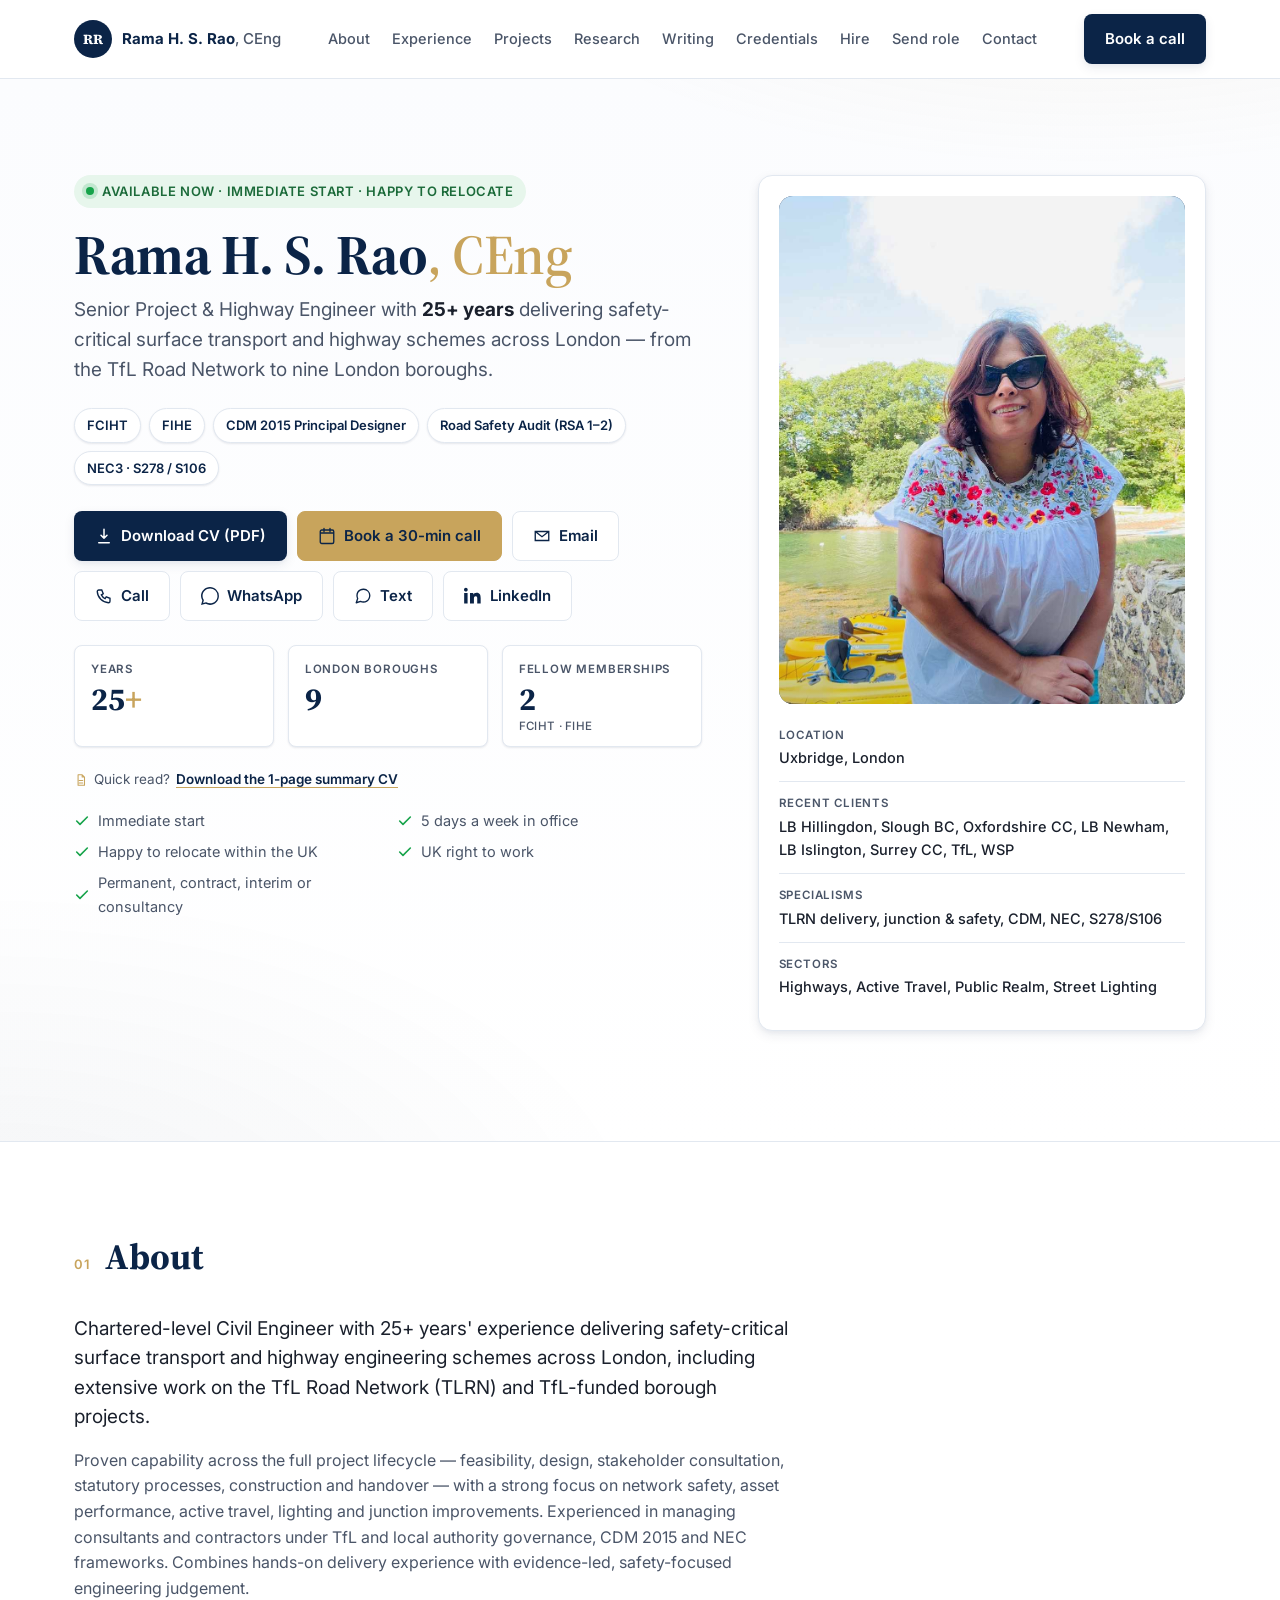
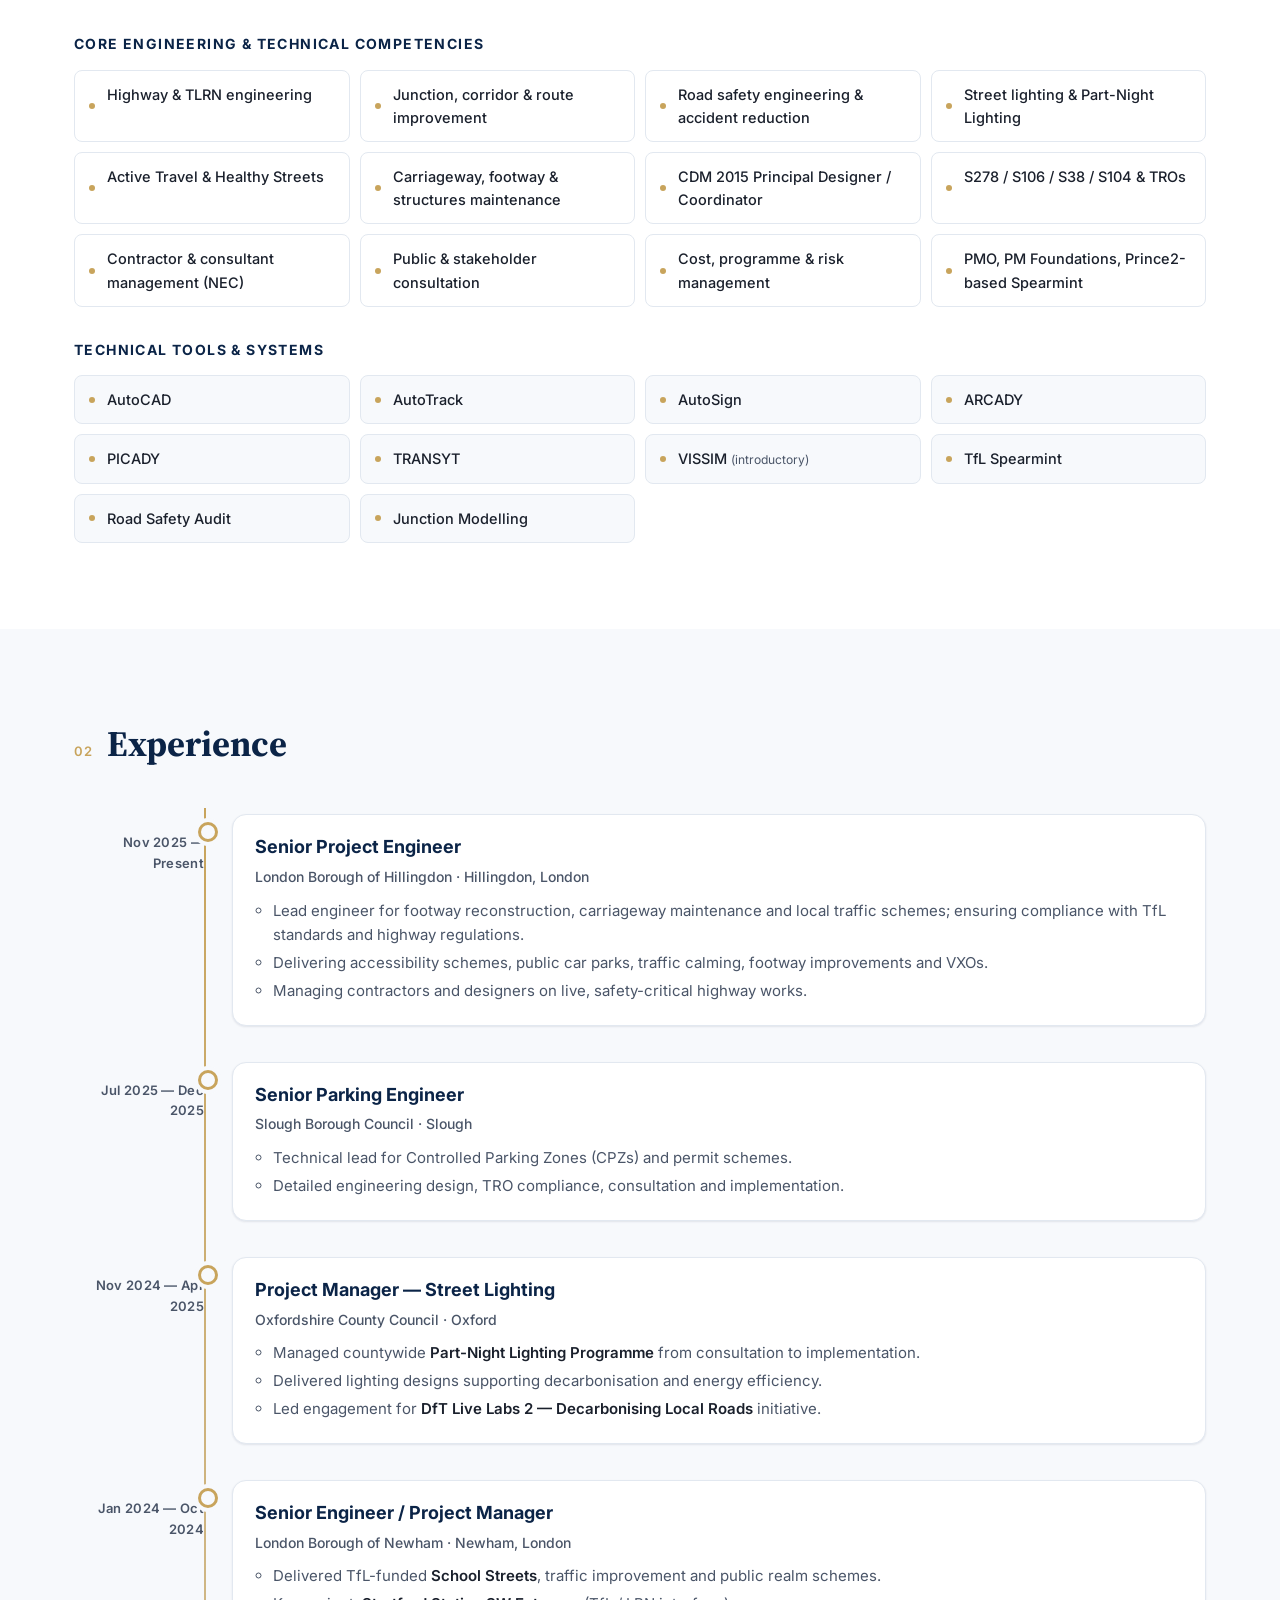
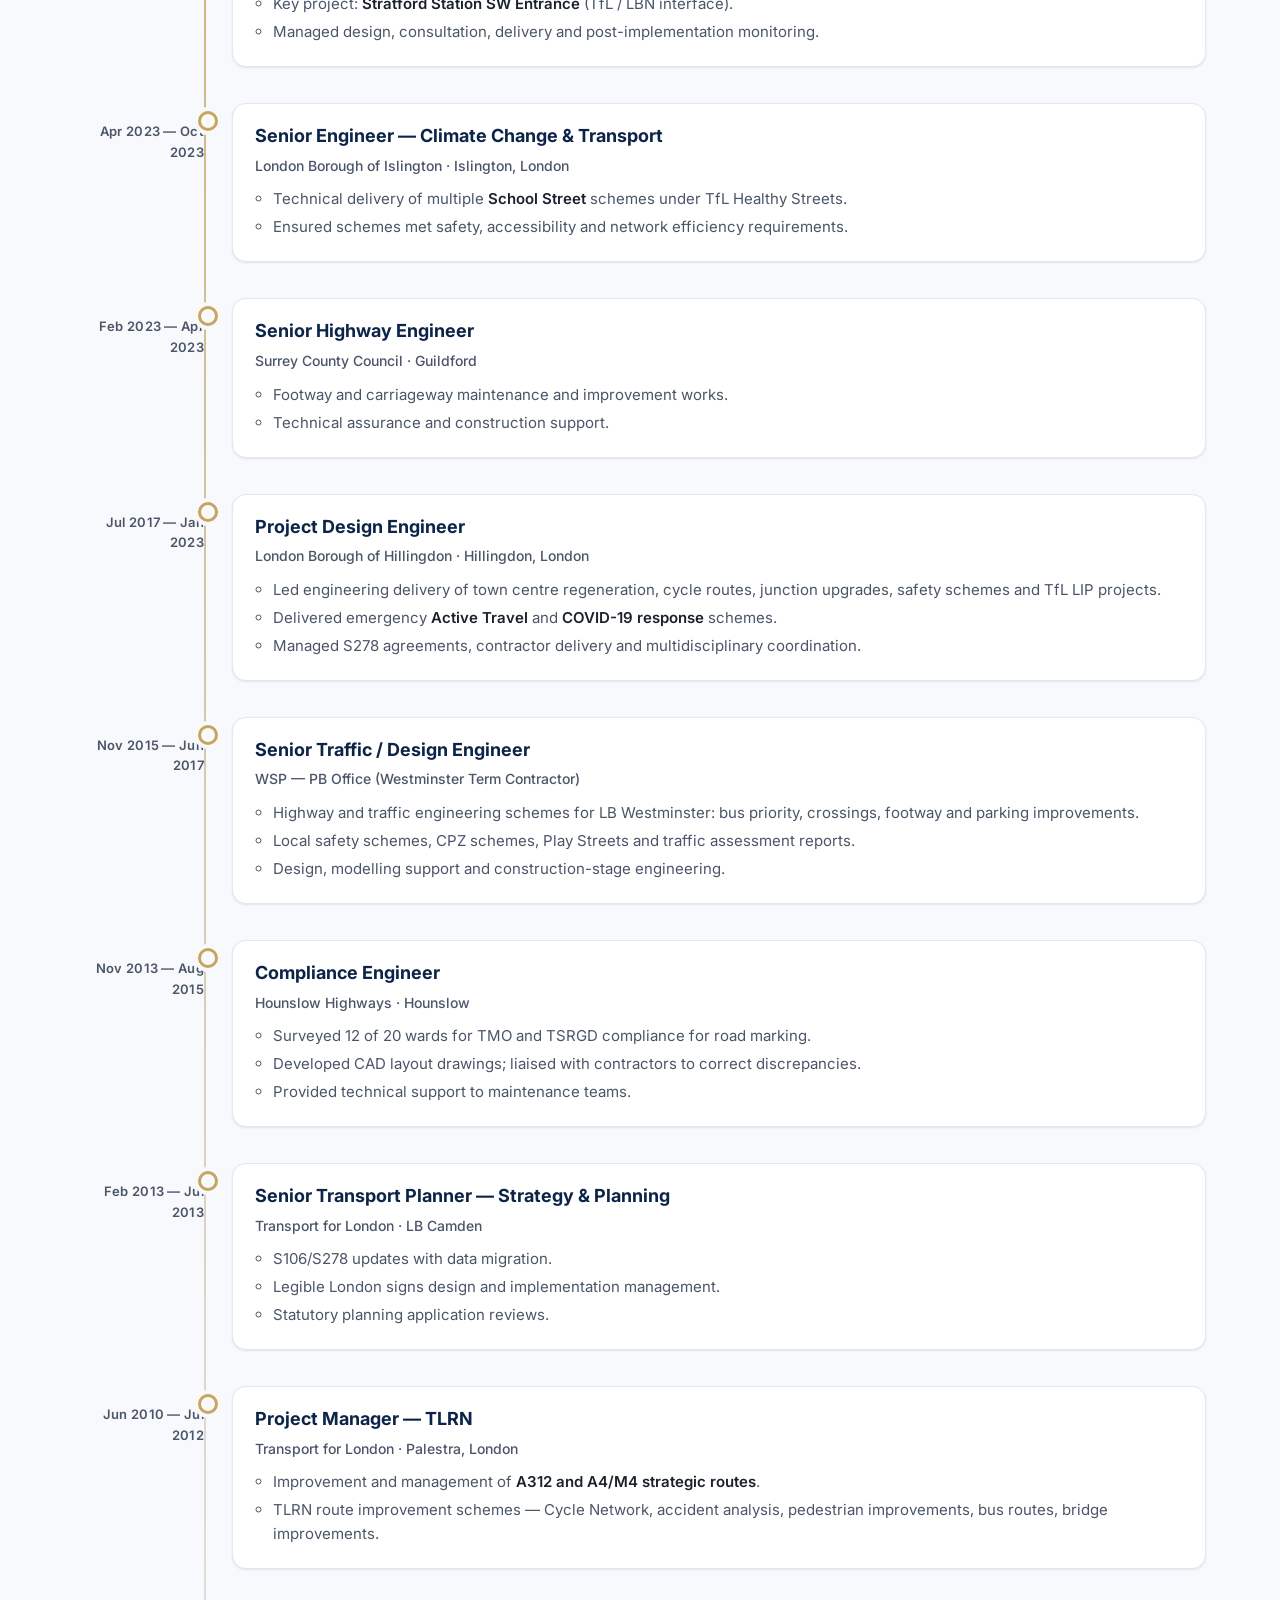
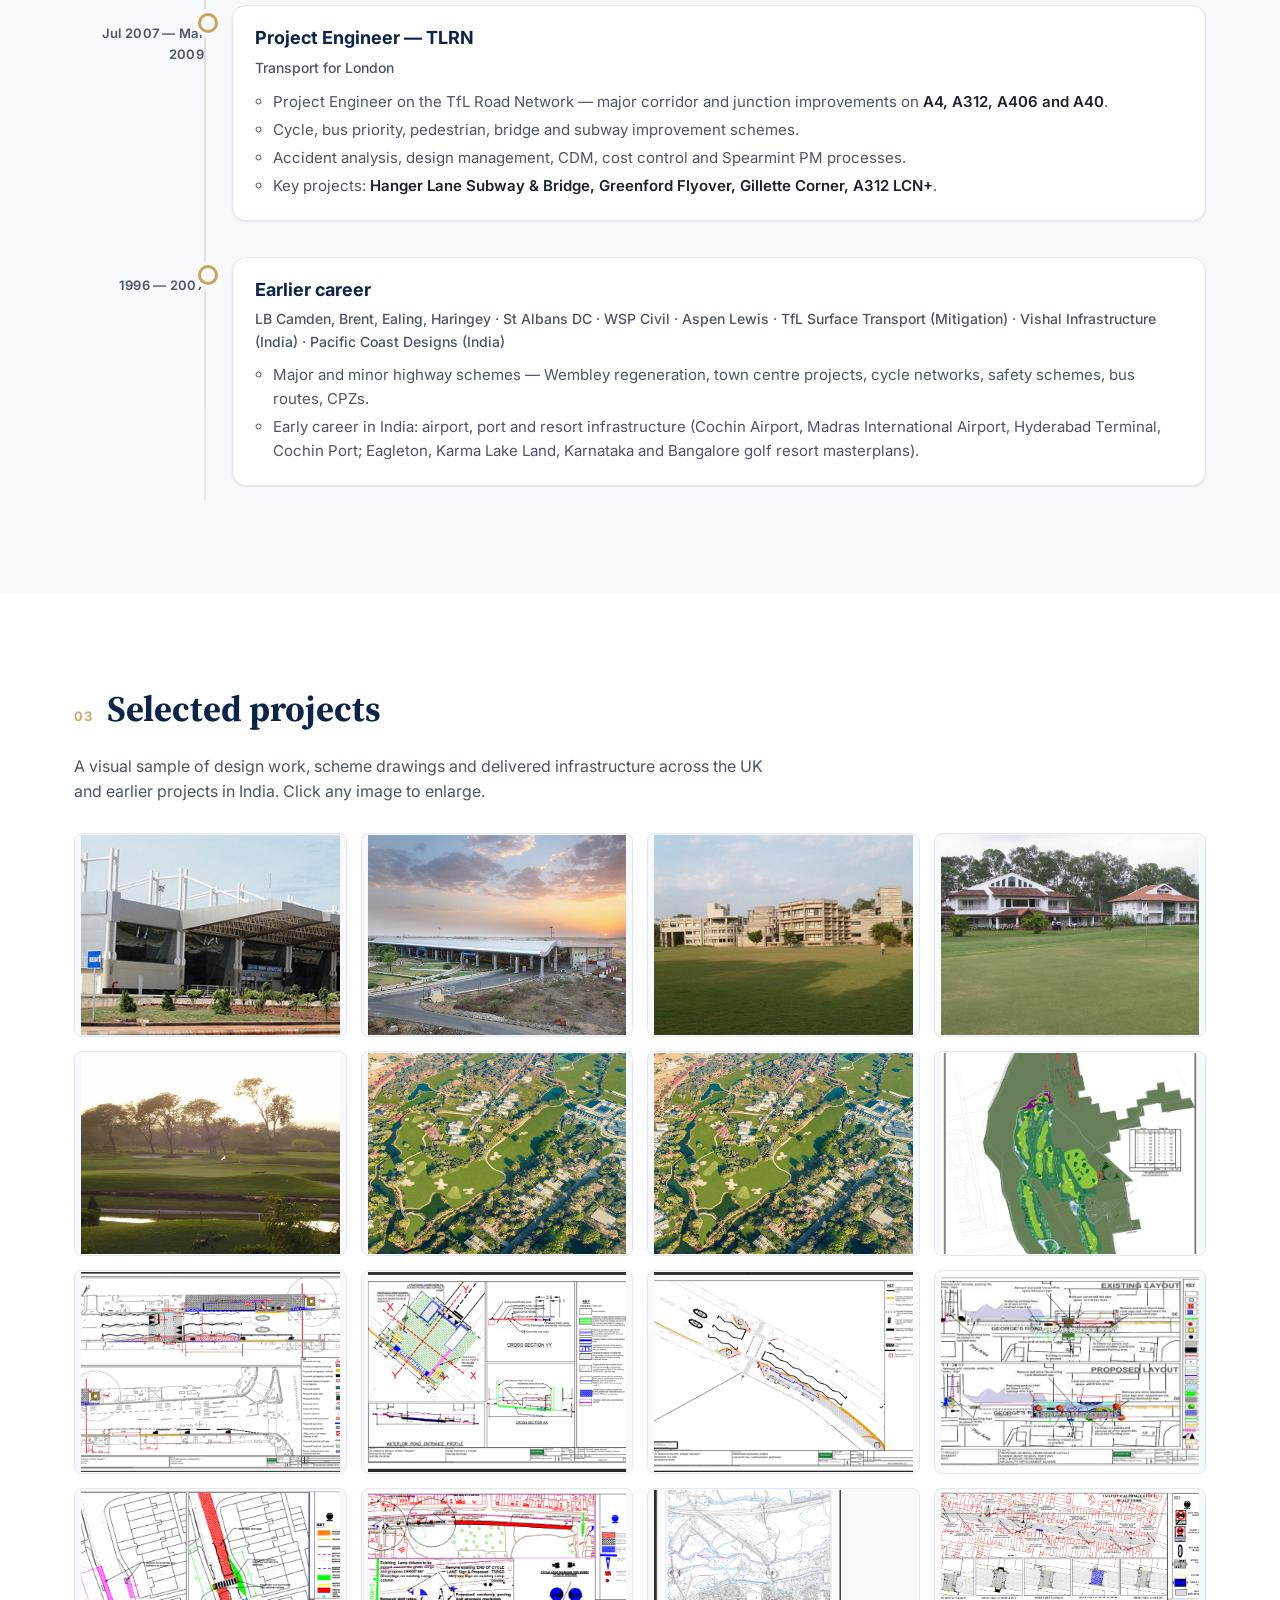
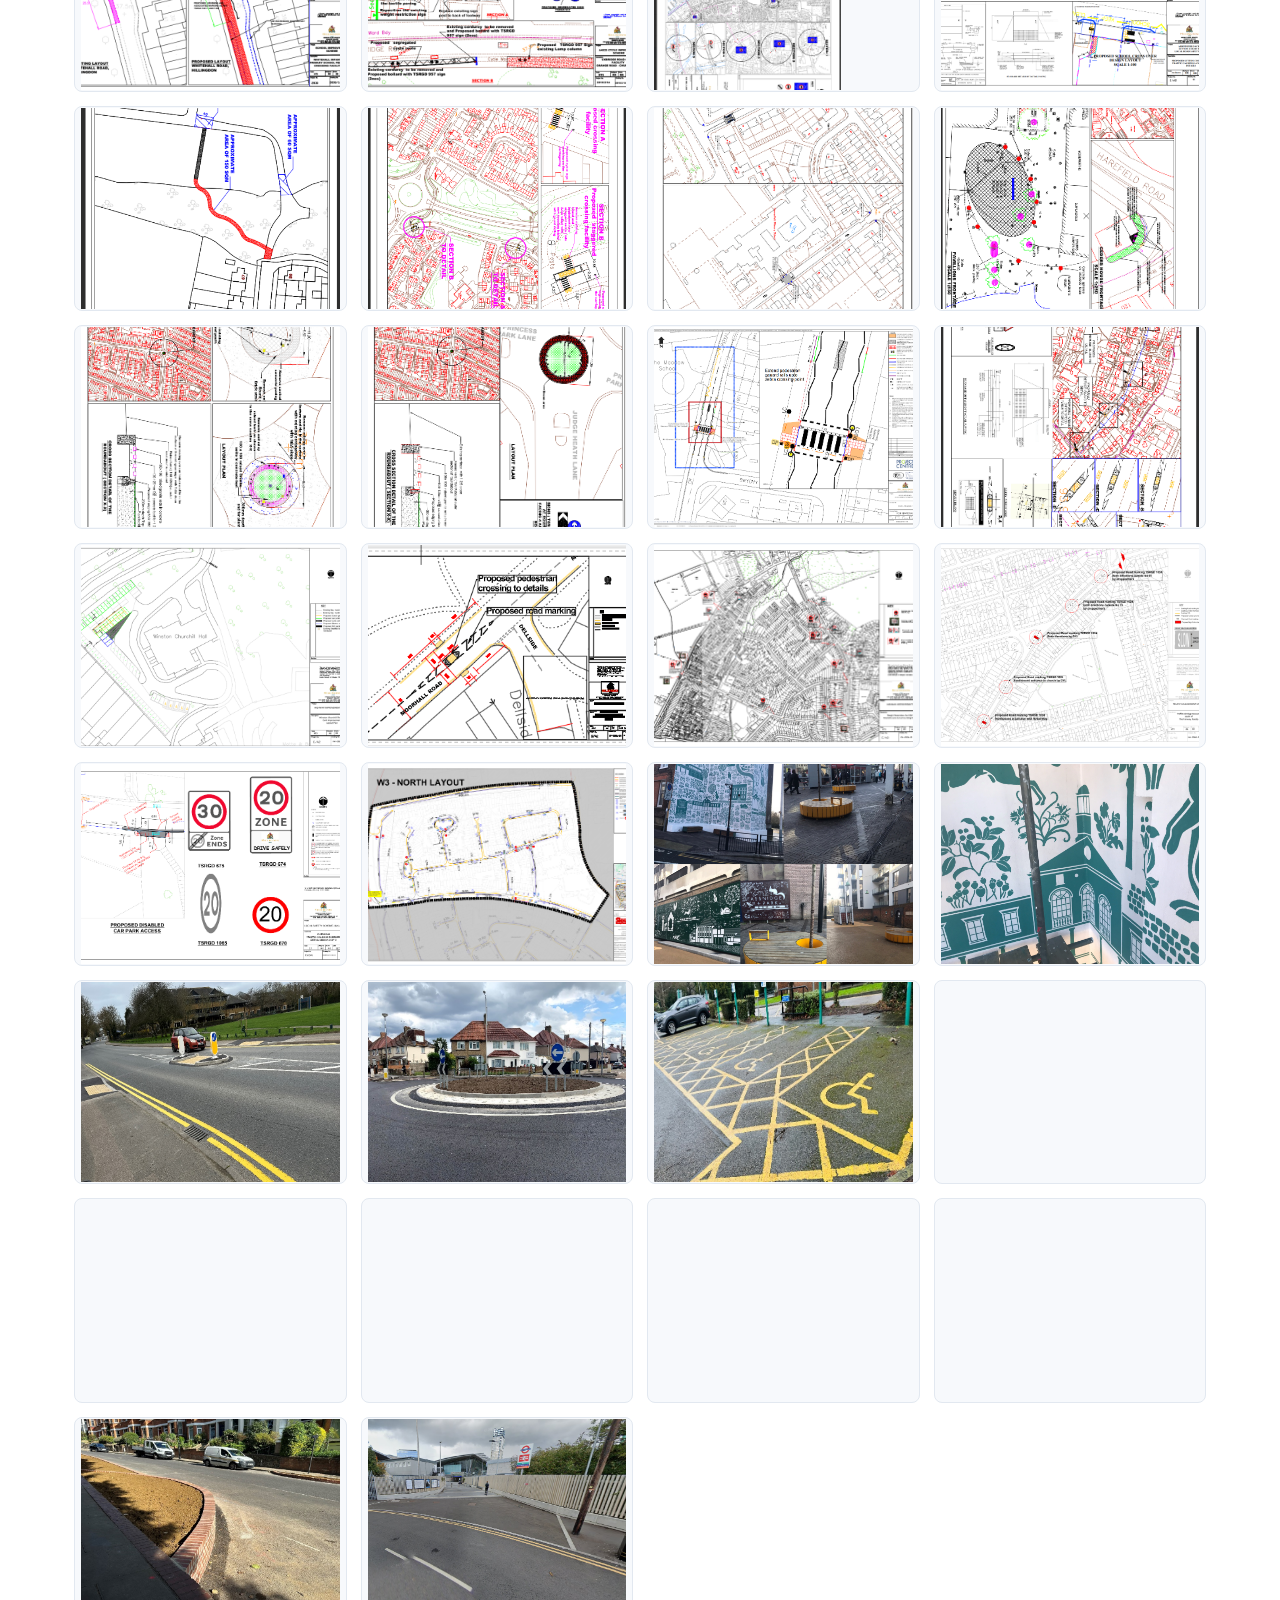
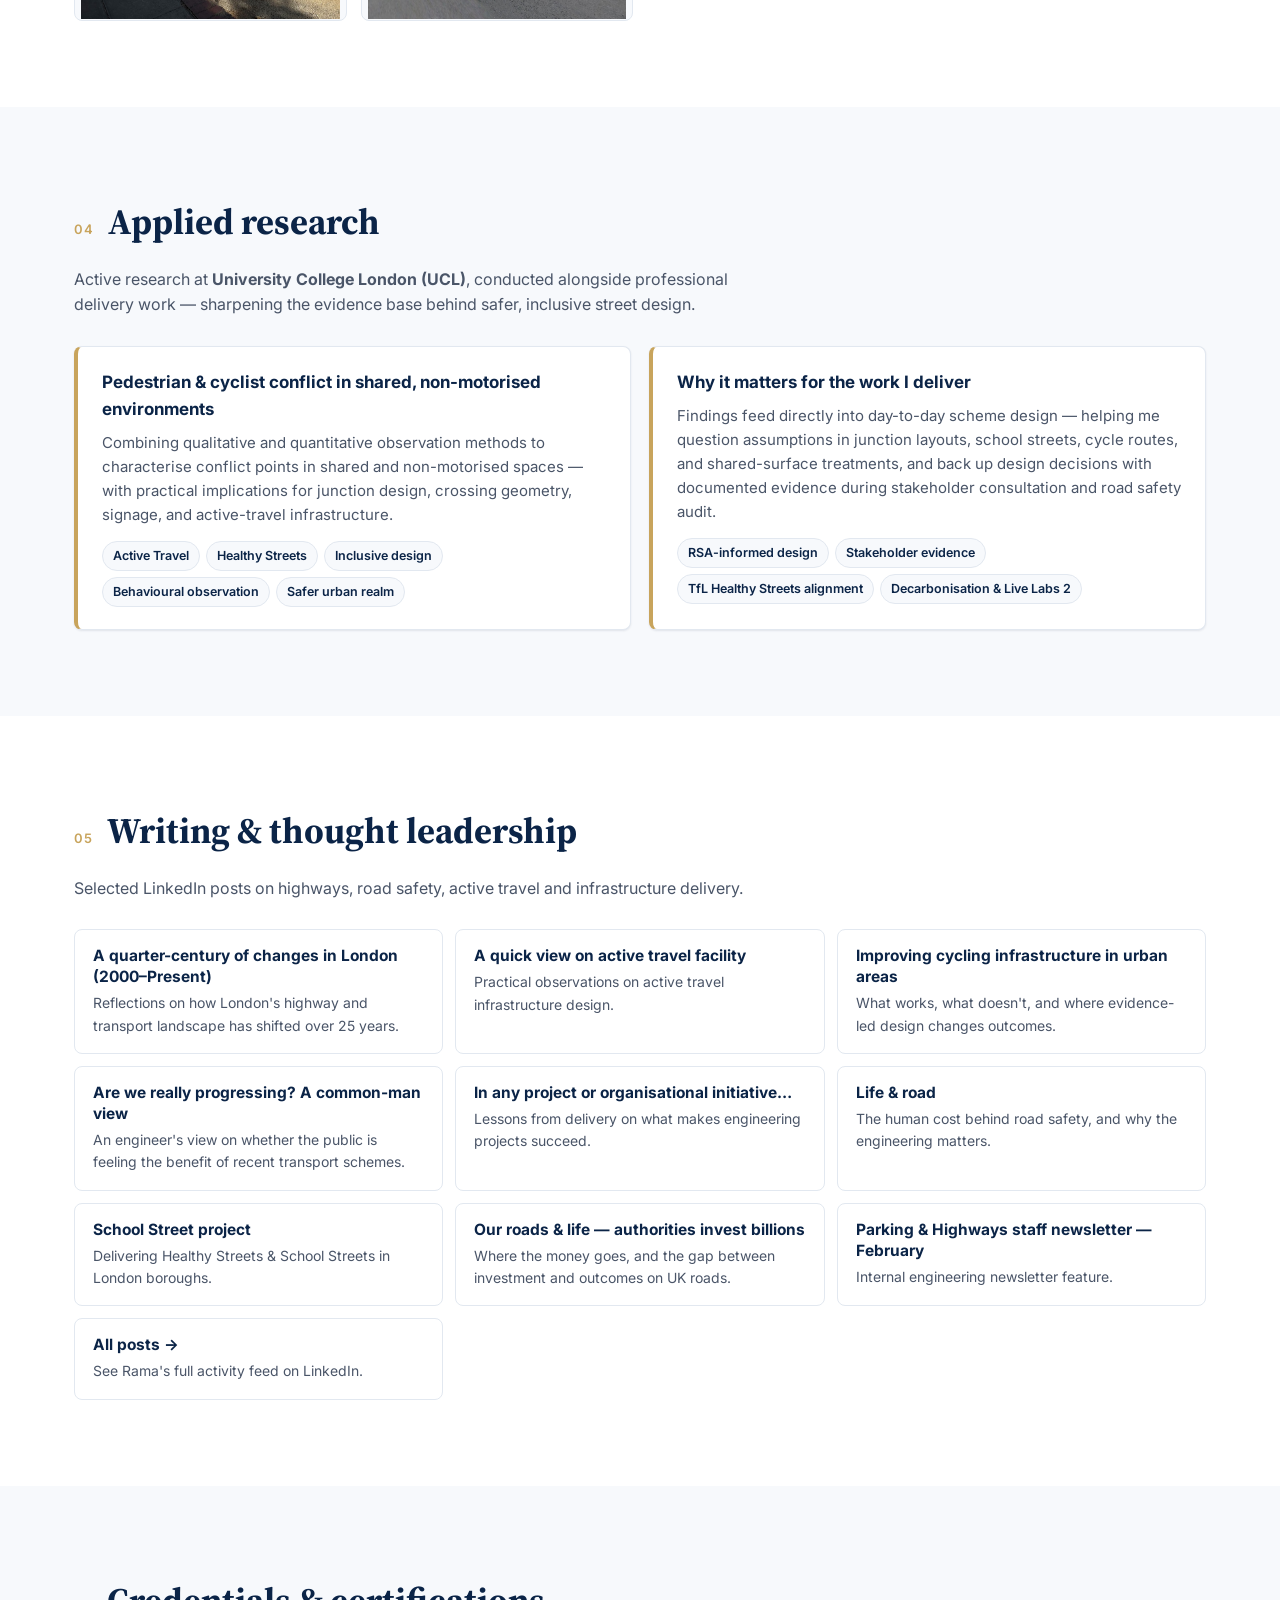
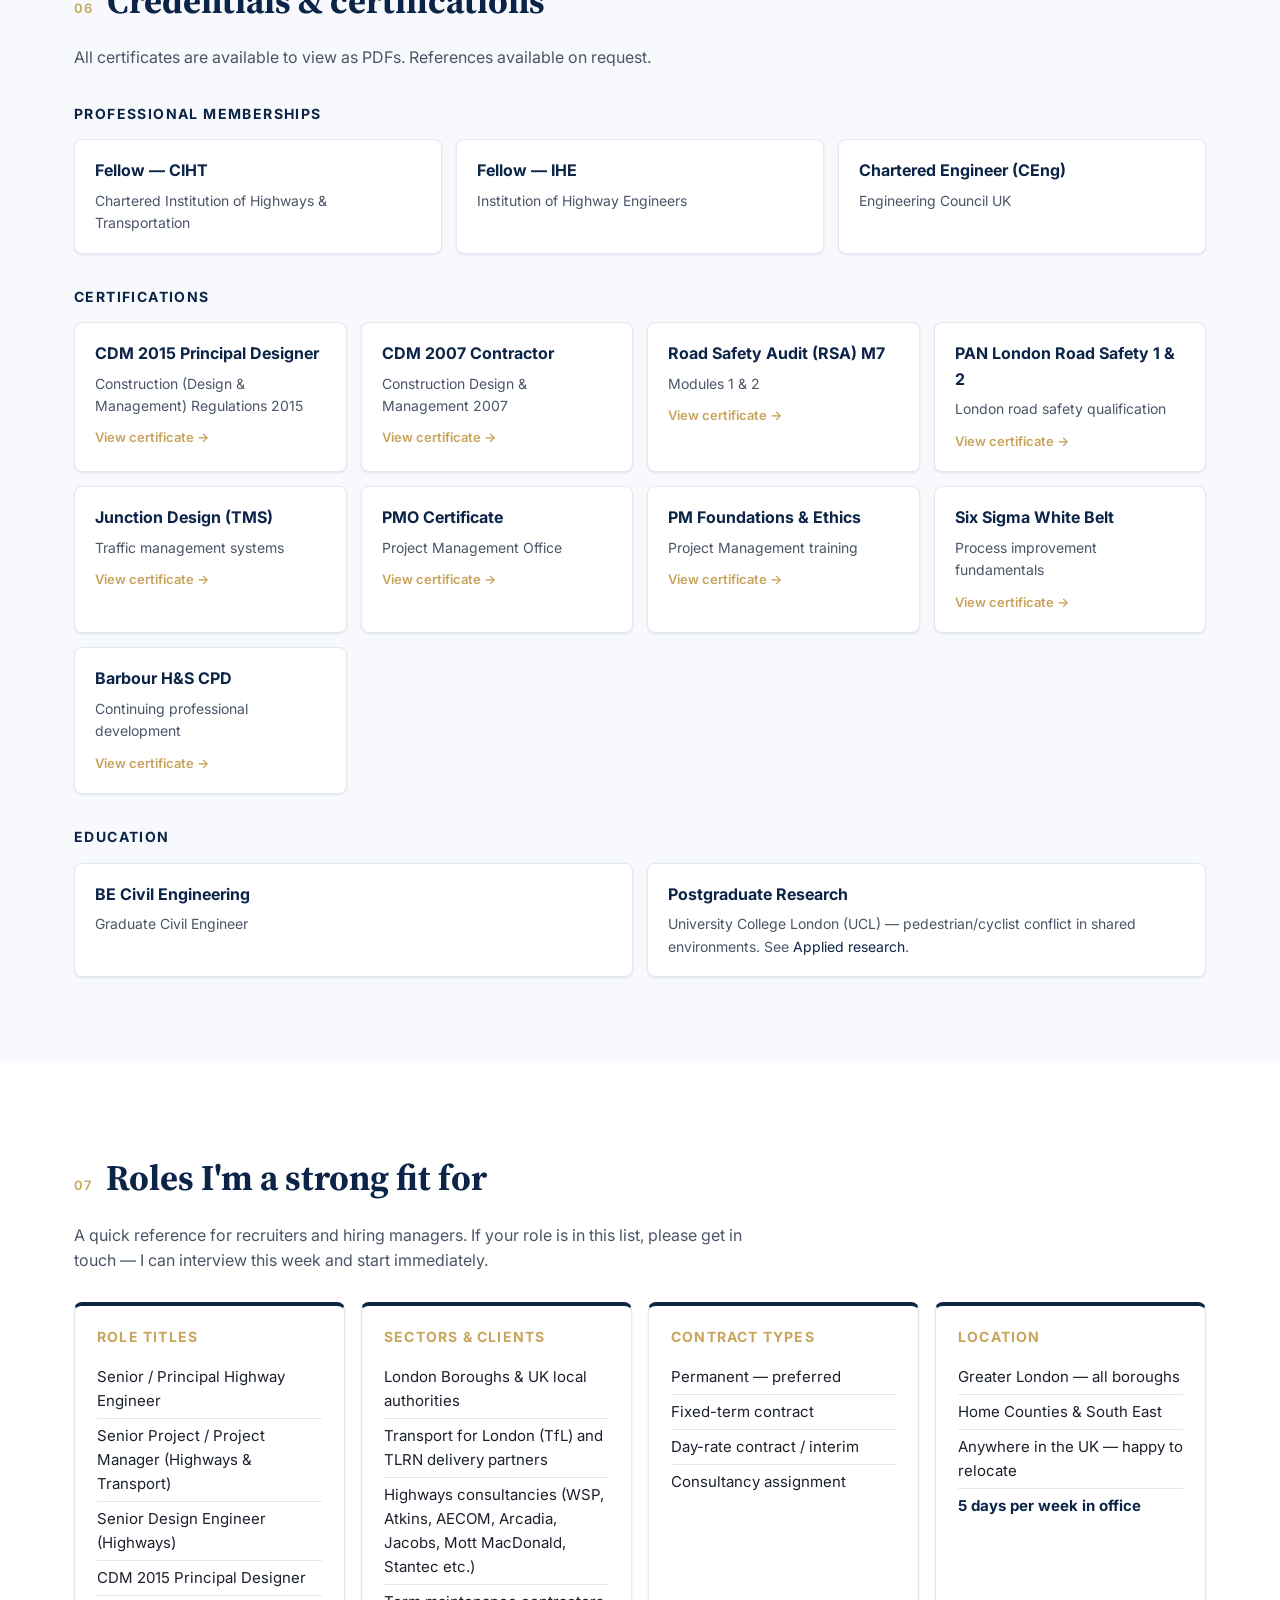
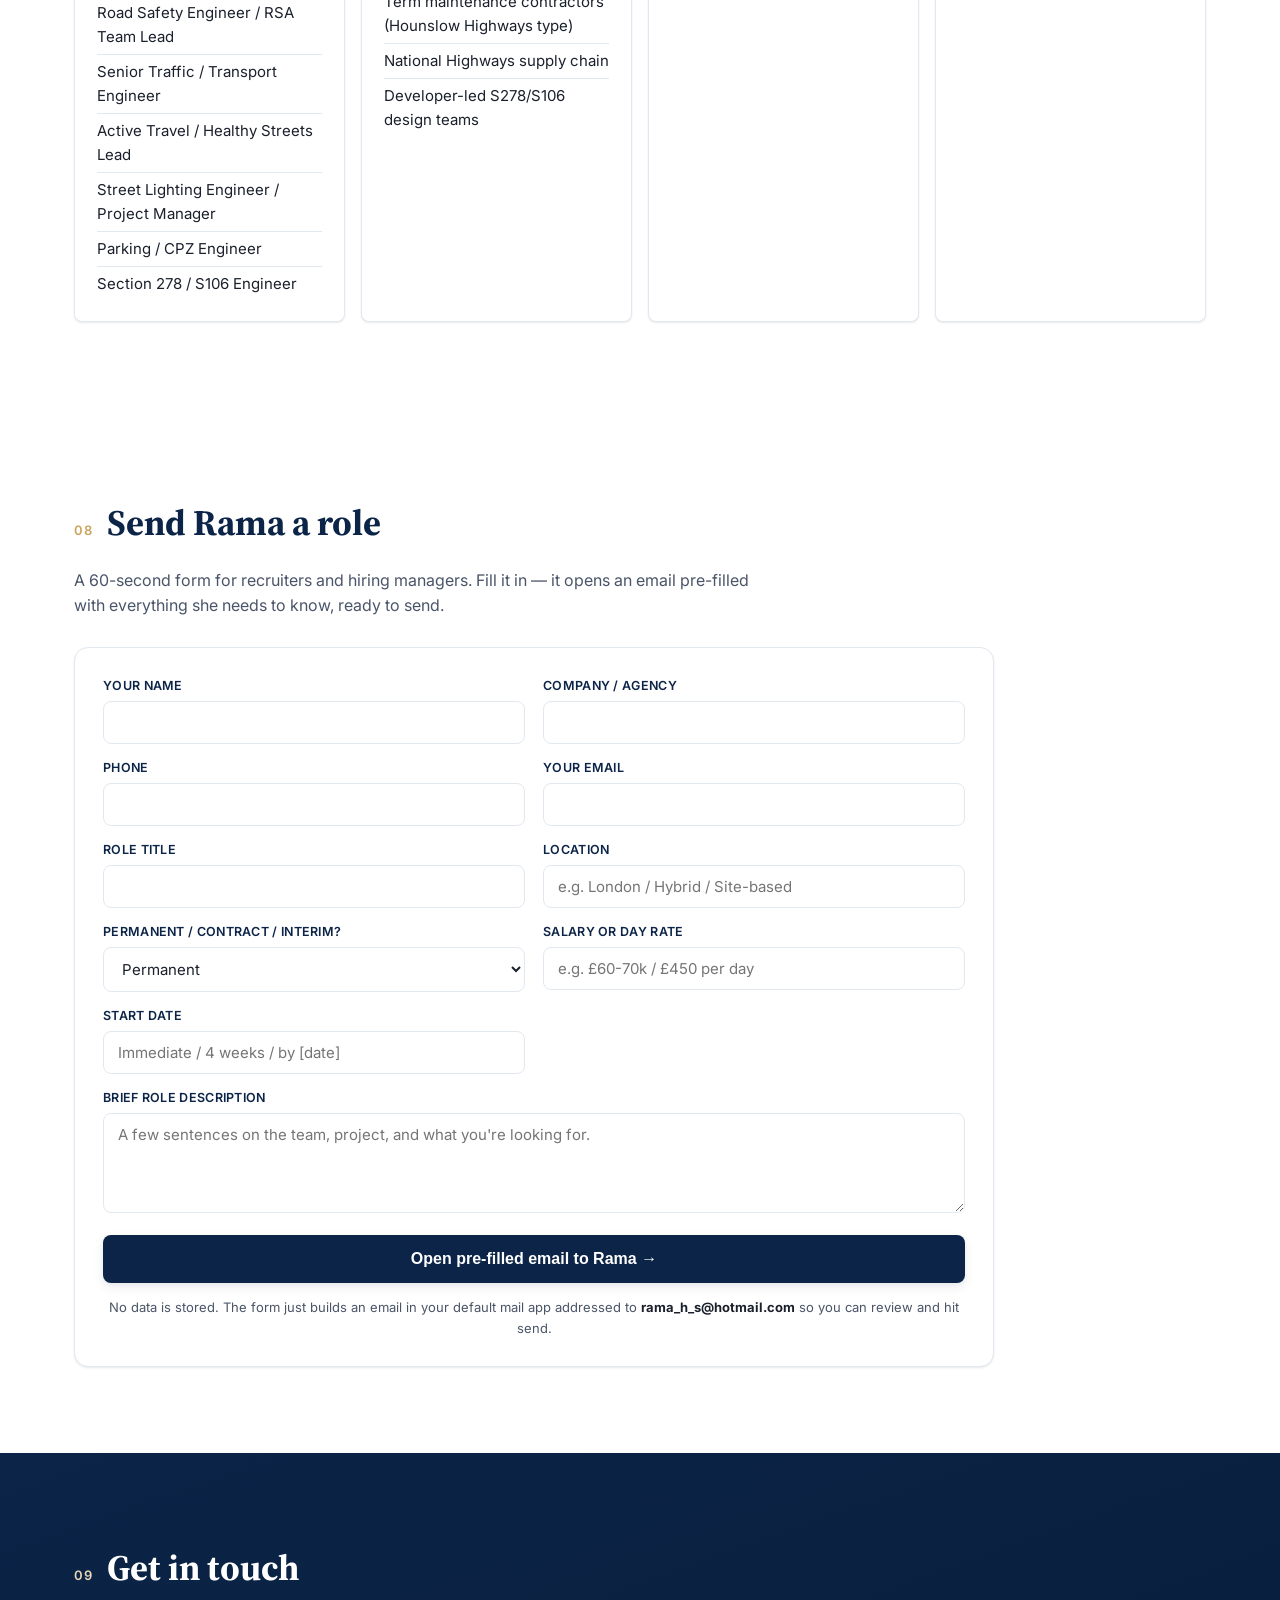
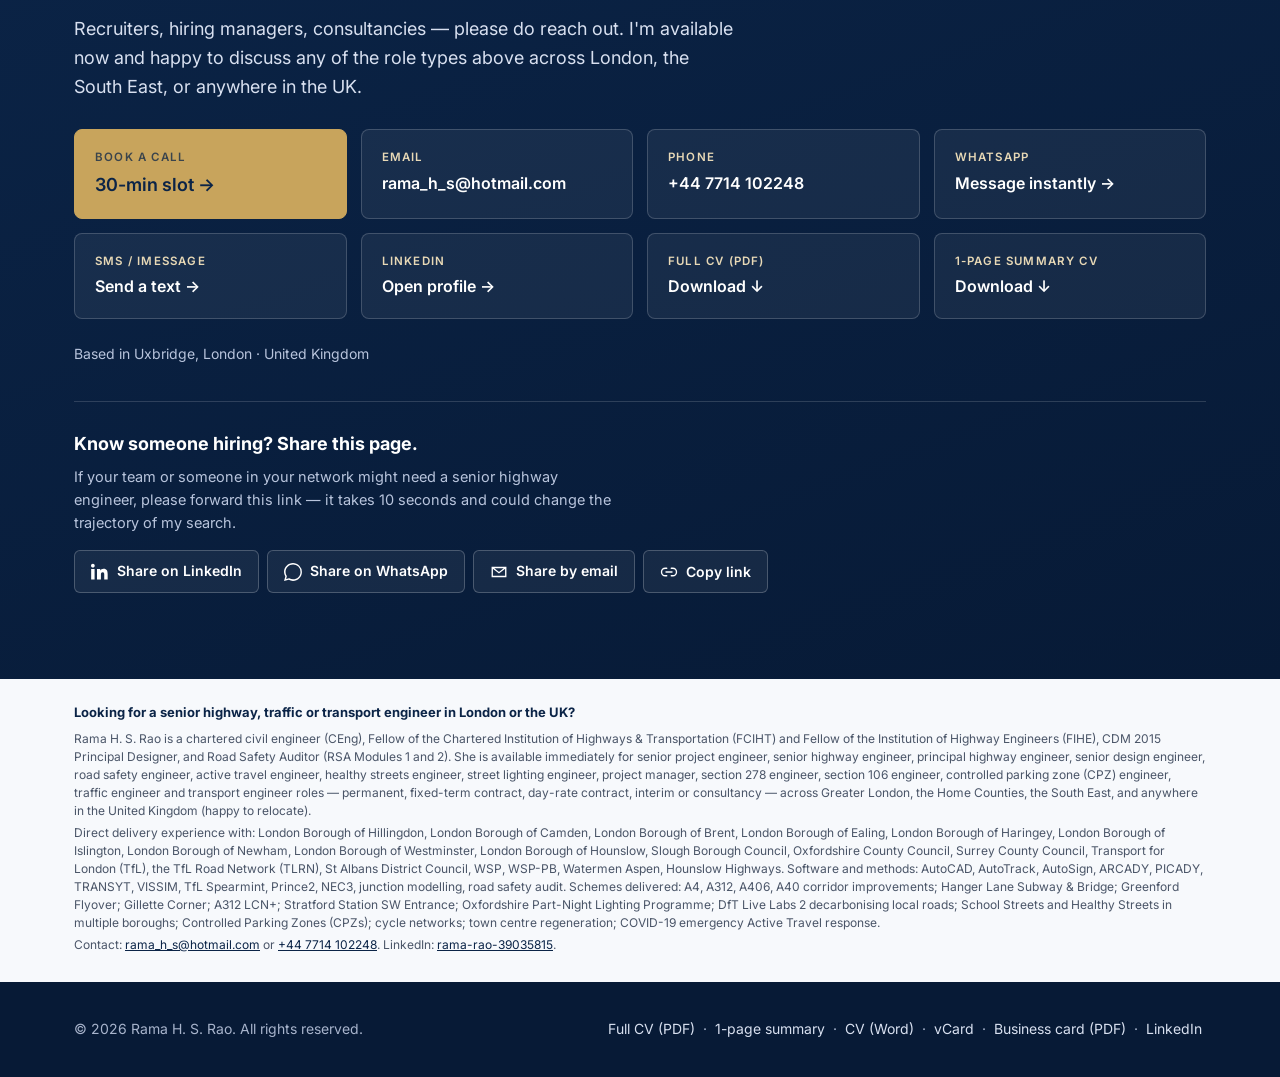
<file: index.html>
<!doctype html>
<html lang="en">
<head>
  <meta charset="utf-8">
  <meta name="viewport" content="width=device-width, initial-scale=1">
  <meta name="theme-color" content="#0B2447">

  <title>Rama H. S. Rao, CEng | Senior Project &amp; Highway Engineer | London</title>
  <meta name="description" content="Senior Highway Engineer London — Rama H. S. Rao, CEng, FCIHT, FIHE, CDM 2015 Principal Designer, RSA 1–2. 25+ years across TfL Road Network and nine London boroughs (Hillingdon, Camden, Brent, Ealing, Newham, Islington, Westminster, Slough). Available immediately — permanent, contract or interim — UK-wide.">
  <meta name="author" content="Rama H. S. Rao">
  <meta name="keywords" content="Senior Highway Engineer London, Senior Project Engineer London, Principal Highway Engineer, Senior Design Engineer Highways, Senior Traffic Engineer, Senior Transport Engineer London, CDM 2015 Principal Designer, Road Safety Audit RSA 1-2, Road Safety Engineer London, Active Travel Engineer, Healthy Streets Engineer, Street Lighting Engineer, Project Manager Highways, Section 278 Engineer, Section 106 Engineer, CPZ Engineer London, TfL TLRN engineer, Chartered Civil Engineer, CIHT Fellow, IHE Fellow, AutoCAD, ARCADY, PICADY, TRANSYT, VISSIM, NEC3, Highway Engineer Hillingdon, Camden, Brent, Ealing, Newham, Islington, Westminster, Slough, Oxfordshire, Surrey, Hounslow, transportation engineer London, civil engineer London, immediate start, available now, contract highway engineer, interim highway engineer, permanent highway engineer, freelance highway engineer London">
  <link rel="canonical" href="https://engineer-rama-rao.github.io/">

  <!-- Search engine verification — paste tokens from Google Search Console / Bing Webmaster Tools between the quotes -->
  <meta name="google-site-verification" content="pTRXV2oP2B58rjBGGt1OShlqC-LBzwm7Revz-fZNsHg">
  <meta name="msvalidate.01" content="PASTE_BING_WEBMASTER_TOKEN_HERE">

  <!-- Open Graph -->
  <meta property="og:type" content="profile">
  <meta property="og:title" content="Rama H. S. Rao, CEng — Senior Project &amp; Highway Engineer">
  <meta property="og:description" content="25+ years of highway, traffic and transportation engineering across London — TfL, TLRN, nine London boroughs, WSP. CDM 2015 Principal Designer. FCIHT, FIHE. Open to new opportunities.">
  <meta property="og:url" content="https://engineer-rama-rao.github.io/">
  <meta property="og:image" content="https://engineer-rama-rao.github.io/assets/icons/og-image.png">
  <meta property="og:image:width" content="1200">
  <meta property="og:image:height" content="630">
  <meta property="og:image:alt" content="Rama H. S. Rao, CEng — Senior Project & Highway Engineer. 25+ years across TfL, the TLRN and nine London boroughs. Open to new opportunities.">
  <meta property="profile:first_name" content="Rama">
  <meta property="profile:last_name" content="Rao">

  <!-- Twitter -->
  <meta name="twitter:card" content="summary_large_image">
  <meta name="twitter:title" content="Rama H. S. Rao, CEng — Senior Project &amp; Highway Engineer">
  <meta name="twitter:description" content="25+ years of highway, traffic and transportation engineering across London. CDM 2015 Principal Designer. FCIHT, FIHE. Open to new opportunities.">
  <meta name="twitter:image" content="https://engineer-rama-rao.github.io/assets/icons/og-image.png">

  <link rel="icon" type="image/svg+xml" href="assets/icons/favicon.svg">
  <link rel="alternate icon" href="assets/icons/favicon.svg">

  <link rel="preconnect" href="https://fonts.googleapis.com">
  <link rel="preconnect" href="https://fonts.gstatic.com" crossorigin>
  <link href="https://fonts.googleapis.com/css2?family=Inter:wght@400;500;600;700&family=Source+Serif+4:wght@600;700&display=swap" rel="stylesheet">

  <link rel="stylesheet" href="styles.css">

  <!-- JSON-LD: Person schema for Google Knowledge Graph -->
  <script type="application/ld+json">
  {
    "@context": "https://schema.org",
    "@type": "Person",
    "name": "Rama H. S. Rao",
    "alternateName": "Ramya Rao",
    "honorificPrefix": "Mrs.",
    "honorificSuffix": "CEng, FCIHT, FIHE",
    "jobTitle": "Senior Project & Highway Engineer",
    "description": "Chartered Civil Engineer with 25+ years' experience in highway, traffic and transportation engineering across London — including TfL Road Network (TLRN), nine London boroughs, and consultancies. CDM 2015 Principal Designer, Road Safety Auditor (RSA 1–2), FCIHT and FIHE Fellow.",
    "email": "mailto:rama_h_s@hotmail.com",
    "telephone": "+44-7714-102248",
    "url": "https://engineer-rama-rao.github.io/",
    "sameAs": [
      "https://www.linkedin.com/in/rama-rao-39035815/"
    ],
    "address": {
      "@type": "PostalAddress",
      "addressLocality": "Uxbridge",
      "addressRegion": "Greater London",
      "addressCountry": "GB"
    },
    "alumniOf": [
      {
        "@type": "EducationalOrganization",
        "name": "University College London (UCL)",
        "url": "https://www.ucl.ac.uk/"
      }
    ],
    "memberOf": [
      {
        "@type": "Organization",
        "name": "Chartered Institution of Highways & Transportation (CIHT)",
        "url": "https://www.ciht.org.uk/"
      },
      {
        "@type": "Organization",
        "name": "Institution of Highway Engineers (IHE)",
        "url": "https://theihe.org/"
      }
    ],
    "knowsAbout": [
      "Highway Engineering",
      "Transport for London (TfL) Road Network",
      "Road Safety Engineering",
      "Junction & Corridor Improvement Design",
      "CDM 2015 Principal Designer Duties",
      "Active Travel & Healthy Streets",
      "Street Lighting & Part-Night Lighting",
      "NEC3 Contract Management",
      "AutoCAD, ARCADY, PICADY, TRANSYT"
    ],
    "seeks": {
      "@type": "Demand",
      "name": "Senior Project / Highway Engineer roles in London and the South East"
    }
  }
  </script>
</head>
<body>

<a class="skip-link" href="#main">Skip to content</a>

<header class="topbar">
  <div class="container topbar-inner">
    <a class="brand" href="#top" aria-label="Home">
      <span class="brand-mark" aria-hidden="true">RR</span>
      <span class="brand-name">Rama H. S. Rao<span class="brand-suffix">, CEng</span></span>
    </a>
    <nav aria-label="Primary">
      <ul class="navlist">
        <li><a href="#about">About</a></li>
        <li><a href="#experience">Experience</a></li>
        <li><a href="#projects">Projects</a></li>
        <li><a href="#research">Research</a></li>
        <li><a href="#writing">Writing</a></li>
        <li><a href="#certifications">Credentials</a></li>
        <li><a href="#fit">Hire</a></li>
        <li><a href="#intake">Send role</a></li>
        <li><a href="#contact">Contact</a></li>
      </ul>
    </nav>
    <a class="btn btn-primary topbar-cta" href="https://calendly.com/engineer_rama/30min" target="_blank" rel="noopener">Book a call</a>
  </div>
</header>

<main id="main">

<section id="top" class="hero">
  <div class="container hero-grid">
    <div class="hero-text">
      <p class="eyebrow"><span class="status-dot" aria-hidden="true"></span> Available now &middot; immediate start &middot; happy to relocate</p>
      <h1>Rama H. S. Rao<span class="cred">, CEng</span></h1>
      <p class="tagline">Senior Project &amp; Highway Engineer with <strong>25+ years</strong> delivering safety-critical surface transport and highway schemes across London &mdash; from the TfL Road Network to nine London boroughs.</p>

      <ul class="hero-badges" aria-label="Headline credentials">
        <li>FCIHT</li>
        <li>FIHE</li>
        <li>CDM 2015 Principal Designer</li>
        <li>Road Safety Audit (RSA 1&ndash;2)</li>
        <li>NEC3 &middot; S278 / S106</li>
      </ul>

      <div class="cta-row">
        <a class="btn btn-primary" href="cv/Rama-Rao-CV.pdf" download>
          <svg viewBox="0 0 24 24" aria-hidden="true" width="18" height="18"><path fill="none" stroke="currentColor" stroke-width="2" stroke-linecap="round" stroke-linejoin="round" d="M12 3v12m0 0l-4-4m4 4l4-4M5 21h14"/></svg>
          Download CV (PDF)
        </a>
        <a class="btn btn-secondary" href="https://calendly.com/engineer_rama/30min" target="_blank" rel="noopener">
          <svg viewBox="0 0 24 24" aria-hidden="true" width="18" height="18"><path fill="none" stroke="currentColor" stroke-width="1.8" stroke-linecap="round" stroke-linejoin="round" d="M3 8h18 M5 4h14a2 2 0 0 1 2 2v14a2 2 0 0 1-2 2H5a2 2 0 0 1-2-2V6a2 2 0 0 1 2-2zM8 2v4 M16 2v4"/></svg>
          Book a 30-min call
        </a>
        <a class="btn btn-ghost" href="mailto:rama_h_s@hotmail.com?subject=Engineering%20opportunity%20for%20Rama%20Rao">
          <svg viewBox="0 0 24 24" aria-hidden="true" width="18" height="18"><path fill="none" stroke="currentColor" stroke-width="1.8" d="M3 6h18v12H3z M3 6l9 7l9-7"/></svg>
          Email
        </a>
        <a class="btn btn-ghost" href="tel:+447714102248">
          <svg viewBox="0 0 24 24" aria-hidden="true" width="18" height="18"><path fill="none" stroke="currentColor" stroke-width="1.8" d="M5 4h4l2 5l-2.5 1.5a11 11 0 0 0 5 5L15 13l5 2v4a2 2 0 0 1-2 2A16 16 0 0 1 3 6a2 2 0 0 1 2-2z"/></svg>
          Call
        </a>
        <a class="btn btn-ghost" href="https://wa.me/447714102248?text=Hi%20Rama%20%E2%80%94%20I%27m%20%5Byour%20name%5D%20at%20%5Bcompany%5D.%20We%27re%20looking%20for%20a%20%5Brole%5D%20%E2%80%94%20could%20we%20chat%3F" target="_blank" rel="noopener">
          <svg viewBox="0 0 24 24" aria-hidden="true" width="18" height="18"><path fill="currentColor" d="M.06 24l1.69-6.16A11.86 11.86 0 0 1 0 11.95C0 5.36 5.37 0 11.95 0c3.2 0 6.2 1.25 8.46 3.51A11.83 11.83 0 0 1 23.9 11.96c0 6.59-5.36 11.95-11.95 11.95a12 12 0 0 1-5.71-1.45L.06 24zm6.6-3.81l.36.22a9.9 9.9 0 0 0 5.05 1.38c5.49 0 9.95-4.46 9.95-9.95a9.91 9.91 0 0 0-9.93-9.95C6.5 1.89 2.05 6.35 2.05 11.84c0 1.88.53 3.72 1.53 5.3l.24.38l-1 3.65l3.84-.98z"/></svg>
          WhatsApp
        </a>
        <a class="btn btn-ghost" href="sms:+447714102248?body=Hi%20Rama%20%E2%80%94%20I%27m%20%5Byour%20name%5D%20at%20%5Bcompany%5D.%20We%27re%20hiring%20for%20a%20%5Brole%5D.%20Could%20you%20call%20when%20free%3F">
          <svg viewBox="0 0 24 24" aria-hidden="true" width="18" height="18"><path fill="none" stroke="currentColor" stroke-width="1.8" stroke-linecap="round" stroke-linejoin="round" d="M21 11.5a8.38 8.38 0 0 1-.9 3.8a8.5 8.5 0 0 1-7.6 4.7a8.38 8.38 0 0 1-3.8-.9L3 21l1.9-5.7a8.38 8.38 0 0 1-.9-3.8a8.5 8.5 0 0 1 4.7-7.6a8.38 8.38 0 0 1 3.8-.9h.5a8.48 8.48 0 0 1 8 8z"/></svg>
          Text
        </a>
        <a class="btn btn-ghost" href="https://www.linkedin.com/in/rama-rao-39035815/" target="_blank" rel="noopener">
          <svg viewBox="0 0 24 24" aria-hidden="true" width="18" height="18"><path fill="currentColor" d="M4.98 3.5C4.98 4.88 3.86 6 2.5 6S0 4.88 0 3.5 1.12 1 2.5 1s2.48 1.12 2.48 2.5zM.22 8h4.56v14H.22zM8 8h4.36v1.91h.06c.61-1.15 2.1-2.36 4.32-2.36c4.62 0 5.47 3.04 5.47 6.99V22h-4.56v-6.18c0-1.47-.03-3.37-2.05-3.37c-2.06 0-2.37 1.6-2.37 3.26V22H8z"/></svg>
          LinkedIn
        </a>
      </div>

      <dl class="hero-stats" aria-label="At a glance">
        <div><dt>Years</dt><dd>25<span>+</span></dd></div>
        <div><dt>London boroughs</dt><dd>9</dd></div>
        <div><dt>Fellow memberships</dt><dd>2 <small>FCIHT &middot; FIHE</small></dd></div>
      </dl>

      <p class="hero-cv-mini">
        <svg viewBox="0 0 24 24" aria-hidden="true" width="14" height="14"><path fill="none" stroke="currentColor" stroke-width="1.8" stroke-linecap="round" stroke-linejoin="round" d="M7 3h7l4 4v14H7zM14 3v4h4M9 13h6M9 17h6"/></svg>
        Quick read? <a href="cv/Rama-Rao-CV-1page.pdf" download>Download the 1-page summary CV</a>
      </p>

      <ul class="hero-availability" aria-label="Availability">
        <li><svg viewBox="0 0 24 24" aria-hidden="true" width="16" height="16"><path fill="none" stroke="currentColor" stroke-width="2.4" stroke-linecap="round" stroke-linejoin="round" d="M4 12l5 5L20 6"/></svg> Immediate start</li>
        <li><svg viewBox="0 0 24 24" aria-hidden="true" width="16" height="16"><path fill="none" stroke="currentColor" stroke-width="2.4" stroke-linecap="round" stroke-linejoin="round" d="M4 12l5 5L20 6"/></svg> 5 days a week in office</li>
        <li><svg viewBox="0 0 24 24" aria-hidden="true" width="16" height="16"><path fill="none" stroke="currentColor" stroke-width="2.4" stroke-linecap="round" stroke-linejoin="round" d="M4 12l5 5L20 6"/></svg> Happy to relocate within the UK</li>
        <li><svg viewBox="0 0 24 24" aria-hidden="true" width="16" height="16"><path fill="none" stroke="currentColor" stroke-width="2.4" stroke-linecap="round" stroke-linejoin="round" d="M4 12l5 5L20 6"/></svg> UK right to work</li>
        <li><svg viewBox="0 0 24 24" aria-hidden="true" width="16" height="16"><path fill="none" stroke="currentColor" stroke-width="2.4" stroke-linecap="round" stroke-linejoin="round" d="M4 12l5 5L20 6"/></svg> Permanent, contract, interim or consultancy</li>
      </ul>
    </div>

    <aside class="hero-card" aria-label="Profile">
      <figure class="hero-photo">
        <img src="assets/rama-portrait.jpg" alt="Rama H. S. Rao" width="320" height="320" loading="eager">
      </figure>
      <div class="hero-card-row"><span>Location</span><strong>Uxbridge, London</strong></div>
      <div class="hero-card-row"><span>Recent clients</span><strong>LB Hillingdon, Slough BC, Oxfordshire CC, LB Newham, LB Islington, Surrey CC, TfL, WSP</strong></div>
      <div class="hero-card-row"><span>Specialisms</span><strong>TLRN delivery, junction &amp; safety, CDM, NEC, S278/S106</strong></div>
      <div class="hero-card-row"><span>Sectors</span><strong>Highways, Active Travel, Public Realm, Street Lighting</strong></div>
    </aside>
  </div>
</section>

<section id="about" class="section">
  <div class="container">
    <h2 class="section-title"><span>01</span>About</h2>
    <div class="prose">
      <p class="lead">Chartered-level Civil Engineer with 25+ years' experience delivering safety-critical surface transport and highway engineering schemes across London, including extensive work on the TfL Road Network (TLRN) and TfL-funded borough projects.</p>
      <p>Proven capability across the full project lifecycle &mdash; feasibility, design, stakeholder consultation, statutory processes, construction and handover &mdash; with a strong focus on network safety, asset performance, active travel, lighting and junction improvements. Experienced in managing consultants and contractors under TfL and local authority governance, CDM 2015 and NEC frameworks. Combines hands-on delivery experience with evidence-led, safety-focused engineering judgement.</p>
    </div>

    <h3 class="subsection-title">Core engineering &amp; technical competencies</h3>
    <ul class="grid-pills">
      <li>Highway &amp; TLRN engineering</li>
      <li>Junction, corridor &amp; route improvement</li>
      <li>Road safety engineering &amp; accident reduction</li>
      <li>Street lighting &amp; Part-Night Lighting</li>
      <li>Active Travel &amp; Healthy Streets</li>
      <li>Carriageway, footway &amp; structures maintenance</li>
      <li>CDM 2015 Principal Designer / Coordinator</li>
      <li>S278 / S106 / S38 / S104 &amp; TROs</li>
      <li>Contractor &amp; consultant management (NEC)</li>
      <li>Public &amp; stakeholder consultation</li>
      <li>Cost, programme &amp; risk management</li>
      <li>PMO, PM Foundations, Prince2-based Spearmint</li>
    </ul>

    <h3 class="subsection-title">Technical tools &amp; systems</h3>
    <ul class="grid-pills tools">
      <li>AutoCAD</li>
      <li>AutoTrack</li>
      <li>AutoSign</li>
      <li>ARCADY</li>
      <li>PICADY</li>
      <li>TRANSYT</li>
      <li>VISSIM <small>(introductory)</small></li>
      <li>TfL Spearmint</li>
      <li>Road Safety Audit</li>
      <li>Junction Modelling</li>
    </ul>
  </div>
</section>

<section id="experience" class="section section-alt">
  <div class="container">
    <h2 class="section-title"><span>02</span>Experience</h2>
    <ol class="timeline">

      <li class="tl-item">
        <div class="tl-date">Nov 2025 &mdash; Present</div>
        <div class="tl-body">
          <h3>Senior Project Engineer</h3>
          <p class="tl-org">London Borough of Hillingdon &middot; Hillingdon, London</p>
          <ul>
            <li>Lead engineer for footway reconstruction, carriageway maintenance and local traffic schemes; ensuring compliance with TfL standards and highway regulations.</li>
            <li>Delivering accessibility schemes, public car parks, traffic calming, footway improvements and VXOs.</li>
            <li>Managing contractors and designers on live, safety-critical highway works.</li>
          </ul>
        </div>
      </li>

      <li class="tl-item">
        <div class="tl-date">Jul 2025 &mdash; Dec 2025</div>
        <div class="tl-body">
          <h3>Senior Parking Engineer</h3>
          <p class="tl-org">Slough Borough Council &middot; Slough</p>
          <ul>
            <li>Technical lead for Controlled Parking Zones (CPZs) and permit schemes.</li>
            <li>Detailed engineering design, TRO compliance, consultation and implementation.</li>
          </ul>
        </div>
      </li>

      <li class="tl-item">
        <div class="tl-date">Nov 2024 &mdash; Apr 2025</div>
        <div class="tl-body">
          <h3>Project Manager &mdash; Street Lighting</h3>
          <p class="tl-org">Oxfordshire County Council &middot; Oxford</p>
          <ul>
            <li>Managed countywide <strong>Part-Night Lighting Programme</strong> from consultation to implementation.</li>
            <li>Delivered lighting designs supporting decarbonisation and energy efficiency.</li>
            <li>Led engagement for <strong>DfT Live Labs 2 &mdash; Decarbonising Local Roads</strong> initiative.</li>
          </ul>
        </div>
      </li>

      <li class="tl-item">
        <div class="tl-date">Jan 2024 &mdash; Oct 2024</div>
        <div class="tl-body">
          <h3>Senior Engineer / Project Manager</h3>
          <p class="tl-org">London Borough of Newham &middot; Newham, London</p>
          <ul>
            <li>Delivered TfL-funded <strong>School Streets</strong>, traffic improvement and public realm schemes.</li>
            <li>Key project: <strong>Stratford Station SW Entrance</strong> (TfL / LBN interface).</li>
            <li>Managed design, consultation, delivery and post-implementation monitoring.</li>
          </ul>
        </div>
      </li>

      <li class="tl-item">
        <div class="tl-date">Apr 2023 &mdash; Oct 2023</div>
        <div class="tl-body">
          <h3>Senior Engineer &mdash; Climate Change &amp; Transport</h3>
          <p class="tl-org">London Borough of Islington &middot; Islington, London</p>
          <ul>
            <li>Technical delivery of multiple <strong>School Street</strong> schemes under TfL Healthy Streets.</li>
            <li>Ensured schemes met safety, accessibility and network efficiency requirements.</li>
          </ul>
        </div>
      </li>

      <li class="tl-item">
        <div class="tl-date">Feb 2023 &mdash; Apr 2023</div>
        <div class="tl-body">
          <h3>Senior Highway Engineer</h3>
          <p class="tl-org">Surrey County Council &middot; Guildford</p>
          <ul>
            <li>Footway and carriageway maintenance and improvement works.</li>
            <li>Technical assurance and construction support.</li>
          </ul>
        </div>
      </li>

      <li class="tl-item">
        <div class="tl-date">Jul 2017 &mdash; Jan 2023</div>
        <div class="tl-body">
          <h3>Project Design Engineer</h3>
          <p class="tl-org">London Borough of Hillingdon &middot; Hillingdon, London</p>
          <ul>
            <li>Led engineering delivery of town centre regeneration, cycle routes, junction upgrades, safety schemes and TfL LIP projects.</li>
            <li>Delivered emergency <strong>Active Travel</strong> and <strong>COVID-19 response</strong> schemes.</li>
            <li>Managed S278 agreements, contractor delivery and multidisciplinary coordination.</li>
          </ul>
        </div>
      </li>

      <li class="tl-item">
        <div class="tl-date">Nov 2015 &mdash; Jun 2017</div>
        <div class="tl-body">
          <h3>Senior Traffic / Design Engineer</h3>
          <p class="tl-org">WSP &mdash; PB Office (Westminster Term Contractor)</p>
          <ul>
            <li>Highway and traffic engineering schemes for LB Westminster: bus priority, crossings, footway and parking improvements.</li>
            <li>Local safety schemes, CPZ schemes, Play Streets and traffic assessment reports.</li>
            <li>Design, modelling support and construction-stage engineering.</li>
          </ul>
        </div>
      </li>

      <li class="tl-item">
        <div class="tl-date">Nov 2013 &mdash; Aug 2015</div>
        <div class="tl-body">
          <h3>Compliance Engineer</h3>
          <p class="tl-org">Hounslow Highways &middot; Hounslow</p>
          <ul>
            <li>Surveyed 12 of 20 wards for TMO and TSRGD compliance for road marking.</li>
            <li>Developed CAD layout drawings; liaised with contractors to correct discrepancies.</li>
            <li>Provided technical support to maintenance teams.</li>
          </ul>
        </div>
      </li>

      <li class="tl-item">
        <div class="tl-date">Feb 2013 &mdash; Jul 2013</div>
        <div class="tl-body">
          <h3>Senior Transport Planner &mdash; Strategy &amp; Planning</h3>
          <p class="tl-org">Transport for London &middot; LB Camden</p>
          <ul>
            <li>S106/S278 updates with data migration.</li>
            <li>Legible London signs design and implementation management.</li>
            <li>Statutory planning application reviews.</li>
          </ul>
        </div>
      </li>

      <li class="tl-item">
        <div class="tl-date">Jun 2010 &mdash; Jul 2012</div>
        <div class="tl-body">
          <h3>Project Manager &mdash; TLRN</h3>
          <p class="tl-org">Transport for London &middot; Palestra, London</p>
          <ul>
            <li>Improvement and management of <strong>A312 and A4/M4 strategic routes</strong>.</li>
            <li>TLRN route improvement schemes &mdash; Cycle Network, accident analysis, pedestrian improvements, bus routes, bridge improvements.</li>
          </ul>
        </div>
      </li>

      <li class="tl-item">
        <div class="tl-date">Jul 2007 &mdash; Mar 2009</div>
        <div class="tl-body">
          <h3>Project Engineer &mdash; TLRN</h3>
          <p class="tl-org">Transport for London</p>
          <ul>
            <li>Project Engineer on the TfL Road Network &mdash; major corridor and junction improvements on <strong>A4, A312, A406 and A40</strong>.</li>
            <li>Cycle, bus priority, pedestrian, bridge and subway improvement schemes.</li>
            <li>Accident analysis, design management, CDM, cost control and Spearmint PM processes.</li>
            <li>Key projects: <strong>Hanger Lane Subway &amp; Bridge, Greenford Flyover, Gillette Corner, A312 LCN+</strong>.</li>
          </ul>
        </div>
      </li>

      <li class="tl-item tl-item-summary">
        <div class="tl-date">1996 &mdash; 2007</div>
        <div class="tl-body">
          <h3>Earlier career</h3>
          <p class="tl-org">LB Camden, Brent, Ealing, Haringey &middot; St Albans DC &middot; WSP Civil &middot; Aspen Lewis &middot; TfL Surface Transport (Mitigation) &middot; Vishal Infrastructure (India) &middot; Pacific Coast Designs (India)</p>
          <ul>
            <li>Major and minor highway schemes &mdash; Wembley regeneration, town centre projects, cycle networks, safety schemes, bus routes, CPZs.</li>
            <li>Early career in India: airport, port and resort infrastructure (Cochin Airport, Madras International Airport, Hyderabad Terminal, Cochin Port; Eagleton, Karma Lake Land, Karnataka and Bangalore golf resort masterplans).</li>
          </ul>
        </div>
      </li>

    </ol>
  </div>
</section>

<section id="projects" class="section">
  <div class="container">
    <h2 class="section-title"><span>03</span>Selected projects</h2>
    <p class="section-intro">A visual sample of design work, scheme drawings and delivered infrastructure across the UK and earlier projects in India. Click any image to enlarge.</p>

    <div class="gallery" id="gallery">
      <!-- images injected by script.js -->
    </div>
  </div>
</section>

<section id="research" class="section section-alt">
  <div class="container">
    <h2 class="section-title"><span>04</span>Applied research</h2>
    <p class="section-intro">Active research at <strong>University College London (UCL)</strong>, conducted alongside professional delivery work &mdash; sharpening the evidence base behind safer, inclusive street design.</p>

    <div class="research-grid">
      <article class="research-card">
        <h3>Pedestrian &amp; cyclist conflict in shared, non-motorised environments</h3>
        <p>Combining qualitative and quantitative observation methods to characterise conflict points in shared and non-motorised spaces &mdash; with practical implications for junction design, crossing geometry, signage, and active-travel infrastructure.</p>
        <ul class="research-tags">
          <li>Active Travel</li>
          <li>Healthy Streets</li>
          <li>Inclusive design</li>
          <li>Behavioural observation</li>
          <li>Safer urban realm</li>
        </ul>
      </article>
      <article class="research-card">
        <h3>Why it matters for the work I deliver</h3>
        <p>Findings feed directly into day-to-day scheme design &mdash; helping me question assumptions in junction layouts, school streets, cycle routes, and shared-surface treatments, and back up design decisions with documented evidence during stakeholder consultation and road safety audit.</p>
        <ul class="research-tags">
          <li>RSA-informed design</li>
          <li>Stakeholder evidence</li>
          <li>TfL Healthy Streets alignment</li>
          <li>Decarbonisation &amp; Live Labs 2</li>
        </ul>
      </article>
    </div>
  </div>
</section>

<section id="writing" class="section">
  <div class="container">
    <h2 class="section-title"><span>05</span>Writing &amp; thought leadership</h2>
    <p class="section-intro">Selected LinkedIn posts on highways, road safety, active travel and infrastructure delivery.</p>

    <ul class="writing-list">
      <li><a href="https://www.linkedin.com/posts/rama-rao-39035815_a-quarter-century-of-changes-in-london2000-activity-7433142987880263681-4mrk/" target="_blank" rel="noopener"><strong>A quarter-century of changes in London (2000&ndash;Present)</strong><span>Reflections on how London's highway and transport landscape has shifted over 25 years.</span></a></li>
      <li><a href="https://www.linkedin.com/posts/rama-rao-39035815_a-quick-view-on-active-travel-facility-activity-7419012079849836544-SfED/" target="_blank" rel="noopener"><strong>A quick view on active travel facility</strong><span>Practical observations on active travel infrastructure design.</span></a></li>
      <li><a href="https://www.linkedin.com/posts/rama-rao-39035815_improving-cycling-infrastructure-in-urban-activity-7411202579575017472-FETr/" target="_blank" rel="noopener"><strong>Improving cycling infrastructure in urban areas</strong><span>What works, what doesn't, and where evidence-led design changes outcomes.</span></a></li>
      <li><a href="https://www.linkedin.com/posts/rama-rao-39035815_are-we-really-progressing-a-common-man-activity-7380940079550058496-J6V9/" target="_blank" rel="noopener"><strong>Are we really progressing? A common-man view</strong><span>An engineer's view on whether the public is feeling the benefit of recent transport schemes.</span></a></li>
      <li><a href="https://www.linkedin.com/posts/rama-rao-39035815_in-any-project-or-organizational-initiative-activity-7351178707018911744-wgsX/" target="_blank" rel="noopener"><strong>In any project or organisational initiative&hellip;</strong><span>Lessons from delivery on what makes engineering projects succeed.</span></a></li>
      <li><a href="https://www.linkedin.com/posts/rama-rao-39035815_life-road-activity-7303443798032826368-2Jja/" target="_blank" rel="noopener"><strong>Life &amp; road</strong><span>The human cost behind road safety, and why the engineering matters.</span></a></li>
      <li><a href="https://www.linkedin.com/posts/rama-rao-39035815_school-street-project-activity-7118273836080320512-NBUV/" target="_blank" rel="noopener"><strong>School Street project</strong><span>Delivering Healthy Streets &amp; School Streets in London boroughs.</span></a></li>
      <li><a href="https://www.linkedin.com/posts/rama-rao-39035815_our-roads-and-life-authorities-invest-billions-activity-7034183066524770304-6SOj/" target="_blank" rel="noopener"><strong>Our roads &amp; life &mdash; authorities invest billions</strong><span>Where the money goes, and the gap between investment and outcomes on UK roads.</span></a></li>
      <li><a href="https://www.linkedin.com/posts/rama-rao-39035815_parking-highways-staff-newsletter-february-activity-7169359031491366912-gIGE/" target="_blank" rel="noopener"><strong>Parking &amp; Highways staff newsletter &mdash; February</strong><span>Internal engineering newsletter feature.</span></a></li>
      <li><a href="https://www.linkedin.com/in/rama-rao-39035815/recent-activity/all/" target="_blank" rel="noopener"><strong>All posts &rarr;</strong><span>See Rama's full activity feed on LinkedIn.</span></a></li>
    </ul>
  </div>
</section>

<section id="certifications" class="section section-alt">
  <div class="container">
    <h2 class="section-title"><span>06</span>Credentials &amp; certifications</h2>
    <p class="section-intro">All certificates are available to view as PDFs. References available on request.</p>

    <h3 class="subsection-title">Professional memberships</h3>
    <div class="cred-cards">
      <article class="cred-card">
        <h4>Fellow &mdash; CIHT</h4>
        <p>Chartered Institution of Highways &amp; Transportation</p>
      </article>
      <article class="cred-card">
        <h4>Fellow &mdash; IHE</h4>
        <p>Institution of Highway Engineers</p>
      </article>
      <article class="cred-card">
        <h4>Chartered Engineer (CEng)</h4>
        <p>Engineering Council UK</p>
      </article>
    </div>

    <h3 class="subsection-title">Certifications</h3>
    <div class="cred-cards">
      <a class="cred-card cred-link" href="assets/certifications/CDM2015%20PD.pdf" target="_blank" rel="noopener">
        <h4>CDM 2015 Principal Designer</h4>
        <p>Construction (Design &amp; Management) Regulations 2015</p>
        <span class="cred-link-cta">View certificate &rarr;</span>
      </a>
      <a class="cred-card cred-link" href="assets/certifications/CDM2007%20Contractor.pdf" target="_blank" rel="noopener">
        <h4>CDM 2007 Contractor</h4>
        <p>Construction Design &amp; Management 2007</p>
        <span class="cred-link-cta">View certificate &rarr;</span>
      </a>
      <a class="cred-card cred-link" href="assets/certifications/Road%20Safety%20Audit%20M7.pdf" target="_blank" rel="noopener">
        <h4>Road Safety Audit (RSA) M7</h4>
        <p>Modules 1 &amp; 2</p>
        <span class="cred-link-cta">View certificate &rarr;</span>
      </a>
      <a class="cred-card cred-link" href="assets/certifications/PAN%20London%20Road%20safety%201&amp;%202.pdf" target="_blank" rel="noopener">
        <h4>PAN London Road Safety 1 &amp; 2</h4>
        <p>London road safety qualification</p>
        <span class="cred-link-cta">View certificate &rarr;</span>
      </a>
      <a class="cred-card cred-link" href="assets/certifications/Juncton%20design%20TMS.pdf" target="_blank" rel="noopener">
        <h4>Junction Design (TMS)</h4>
        <p>Traffic management systems</p>
        <span class="cred-link-cta">View certificate &rarr;</span>
      </a>
      <a class="cred-card cred-link" href="assets/certifications/PMO%20certificate.pdf" target="_blank" rel="noopener">
        <h4>PMO Certificate</h4>
        <p>Project Management Office</p>
        <span class="cred-link-cta">View certificate &rarr;</span>
      </a>
      <a class="cred-card cred-link" href="assets/certifications/PM%20foundations-Ethics.pdf" target="_blank" rel="noopener">
        <h4>PM Foundations &amp; Ethics</h4>
        <p>Project Management training</p>
        <span class="cred-link-cta">View certificate &rarr;</span>
      </a>
      <a class="cred-card cred-link" href="assets/certifications/Six%20Sigma-%20White%20Belt.jpg" target="_blank" rel="noopener">
        <h4>Six Sigma White Belt</h4>
        <p>Process improvement fundamentals</p>
        <span class="cred-link-cta">View certificate &rarr;</span>
      </a>
      <a class="cred-card cred-link" href="assets/certifications/Barbour.pdf" target="_blank" rel="noopener">
        <h4>Barbour H&amp;S CPD</h4>
        <p>Continuing professional development</p>
        <span class="cred-link-cta">View certificate &rarr;</span>
      </a>
    </div>

    <h3 class="subsection-title">Education</h3>
    <div class="cred-cards">
      <article class="cred-card">
        <h4>BE Civil Engineering</h4>
        <p>Graduate Civil Engineer</p>
      </article>
      <article class="cred-card">
        <h4>Postgraduate Research</h4>
        <p>University College London (UCL) &mdash; pedestrian/cyclist conflict in shared environments. See <a href="#research">Applied research</a>.</p>
      </article>
    </div>
  </div>
</section>

<section id="fit" class="section">
  <div class="container">
    <h2 class="section-title"><span>07</span>Roles I'm a strong fit for</h2>
    <p class="section-intro">A quick reference for recruiters and hiring managers. If your role is in this list, please get in touch &mdash; I can interview this week and start immediately.</p>

    <div class="fit-grid">
      <article class="fit-card">
        <h3>Role titles</h3>
        <ul>
          <li>Senior / Principal Highway Engineer</li>
          <li>Senior Project / Project Manager (Highways &amp; Transport)</li>
          <li>Senior Design Engineer (Highways)</li>
          <li>CDM 2015 Principal Designer</li>
          <li>Road Safety Engineer / RSA Team Lead</li>
          <li>Senior Traffic / Transport Engineer</li>
          <li>Active Travel / Healthy Streets Lead</li>
          <li>Street Lighting Engineer / Project Manager</li>
          <li>Parking / CPZ Engineer</li>
          <li>Section 278 / S106 Engineer</li>
        </ul>
      </article>
      <article class="fit-card">
        <h3>Sectors &amp; clients</h3>
        <ul>
          <li>London Boroughs &amp; UK local authorities</li>
          <li>Transport for London (TfL) and TLRN delivery partners</li>
          <li>Highways consultancies (WSP, Atkins, AECOM, Arcadia, Jacobs, Mott MacDonald, Stantec etc.)</li>
          <li>Term maintenance contractors (Hounslow Highways type)</li>
          <li>National Highways supply chain</li>
          <li>Developer-led S278/S106 design teams</li>
        </ul>
      </article>
      <article class="fit-card">
        <h3>Contract types</h3>
        <ul>
          <li>Permanent &mdash; preferred</li>
          <li>Fixed-term contract</li>
          <li>Day-rate contract / interim</li>
          <li>Consultancy assignment</li>
        </ul>
      </article>
      <article class="fit-card">
        <h3>Location</h3>
        <ul>
          <li>Greater London &mdash; all boroughs</li>
          <li>Home Counties &amp; South East</li>
          <li>Anywhere in the UK &mdash; happy to relocate</li>
          <li><strong>5 days per week in office</strong></li>
        </ul>
      </article>
    </div>
  </div>
</section>

<section id="intake" class="section">
  <div class="container">
    <h2 class="section-title"><span>08</span>Send Rama a role</h2>
    <p class="section-intro">A 60-second form for recruiters and hiring managers. Fill it in &mdash; it opens an email pre-filled with everything she needs to know, ready to send.</p>

    <form class="intake-form" id="intake-form">
      <div class="intake-grid">
        <label>Your name <input type="text" name="name" required></label>
        <label>Company / agency <input type="text" name="company" required></label>
        <label>Phone <input type="tel" name="phone"></label>
        <label>Your email <input type="email" name="email" required></label>
        <label>Role title <input type="text" name="role" required></label>
        <label>Location <input type="text" name="location" placeholder="e.g. London / Hybrid / Site-based"></label>
        <label>Permanent / contract / interim?
          <select name="type">
            <option>Permanent</option>
            <option>Fixed-term contract</option>
            <option>Day-rate contract</option>
            <option>Interim</option>
            <option>Consultancy</option>
          </select>
        </label>
        <label>Salary or day rate <input type="text" name="rate" placeholder="e.g. £60-70k / £450 per day"></label>
        <label>Start date <input type="text" name="start" placeholder="Immediate / 4 weeks / by [date]"></label>
        <label class="full">Brief role description <textarea name="desc" rows="4" placeholder="A few sentences on the team, project, and what you're looking for."></textarea></label>
      </div>
      <button type="submit" class="btn btn-primary intake-submit">
        Open pre-filled email to Rama &rarr;
      </button>
      <p class="intake-note">No data is stored. The form just builds an email in your default mail app addressed to <strong>rama_h_s@hotmail.com</strong> so you can review and hit send.</p>
    </form>
  </div>
</section>

<section id="contact" class="section contact-section">
  <div class="container">
    <h2 class="section-title light"><span>09</span>Get in touch</h2>
    <p class="contact-lead">Recruiters, hiring managers, consultancies &mdash; please do reach out. I'm available now and happy to discuss any of the role types above across London, the South East, or anywhere in the UK.</p>

    <div class="contact-grid">
      <a class="contact-card contact-card-featured" href="https://calendly.com/engineer_rama/30min" target="_blank" rel="noopener">
        <span class="contact-label">Book a call</span>
        <strong>30-min slot &rarr;</strong>
      </a>
      <a class="contact-card" href="mailto:rama_h_s@hotmail.com?subject=Engineering%20opportunity%20for%20Rama%20Rao">
        <span class="contact-label">Email</span>
        <strong>rama_h_s@hotmail.com</strong>
      </a>
      <a class="contact-card" href="tel:+447714102248">
        <span class="contact-label">Phone</span>
        <strong>+44 7714 102248</strong>
      </a>
      <a class="contact-card" href="https://wa.me/447714102248?text=Hi%20Rama%20%E2%80%94%20we%27re%20hiring%20for%20a%20%5Brole%5D.%20Are%20you%20free%20to%20chat%3F" target="_blank" rel="noopener">
        <span class="contact-label">WhatsApp</span>
        <strong>Message instantly &rarr;</strong>
      </a>
      <a class="contact-card" href="sms:+447714102248?body=Hi%20Rama%20%E2%80%94%20I%27m%20%5Byour%20name%5D%20at%20%5Bcompany%5D.%20We%27re%20hiring%20for%20a%20%5Brole%5D.">
        <span class="contact-label">SMS / iMessage</span>
        <strong>Send a text &rarr;</strong>
      </a>
      <a class="contact-card" href="https://www.linkedin.com/in/rama-rao-39035815/" target="_blank" rel="noopener">
        <span class="contact-label">LinkedIn</span>
        <strong>Open profile &rarr;</strong>
      </a>
      <a class="contact-card" href="cv/Rama-Rao-CV.pdf" download>
        <span class="contact-label">Full CV (PDF)</span>
        <strong>Download &darr;</strong>
      </a>
      <a class="contact-card" href="cv/Rama-Rao-CV-1page.pdf" download>
        <span class="contact-label">1-page summary CV</span>
        <strong>Download &darr;</strong>
      </a>
    </div>

    <p class="contact-address">Based in Uxbridge, London &middot; United Kingdom</p>

    <div class="refer-block">
      <h3>Know someone hiring? Share this page.</h3>
      <p>If your team or someone in your network might need a senior highway engineer, please forward this link &mdash; it takes 10 seconds and could change the trajectory of my search.</p>
      <div class="refer-buttons">
        <a class="refer-btn" href="https://www.linkedin.com/sharing/share-offsite/?url=https%3A%2F%2Fengineer-rama-rao.github.io%2F" target="_blank" rel="noopener">
          <svg viewBox="0 0 24 24" aria-hidden="true" width="18" height="18"><path fill="currentColor" d="M4.98 3.5C4.98 4.88 3.86 6 2.5 6S0 4.88 0 3.5 1.12 1 2.5 1s2.48 1.12 2.48 2.5zM.22 8h4.56v14H.22zM8 8h4.36v1.91h.06c.61-1.15 2.1-2.36 4.32-2.36c4.62 0 5.47 3.04 5.47 6.99V22h-4.56v-6.18c0-1.47-.03-3.37-2.05-3.37c-2.06 0-2.37 1.6-2.37 3.26V22H8z"/></svg>
          Share on LinkedIn
        </a>
        <a class="refer-btn" href="https://wa.me/?text=I%20wanted%20to%20share%20this%20portfolio%20with%20you%20%E2%80%94%20Rama%20H.%20S.%20Rao%2C%20a%20Senior%20Highway%20Engineer%20with%2025%2B%20years%20across%20TfL%20and%20London%20boroughs%2C%20currently%20looking%20for%20her%20next%20senior%20role.%20https%3A%2F%2Fengineer-rama-rao.github.io%2F" target="_blank" rel="noopener">
          <svg viewBox="0 0 24 24" aria-hidden="true" width="18" height="18"><path fill="currentColor" d="M.06 24l1.69-6.16A11.86 11.86 0 0 1 0 11.95C0 5.36 5.37 0 11.95 0c3.2 0 6.2 1.25 8.46 3.51A11.83 11.83 0 0 1 23.9 11.96c0 6.59-5.36 11.95-11.95 11.95a12 12 0 0 1-5.71-1.45L.06 24zm6.6-3.81l.36.22a9.9 9.9 0 0 0 5.05 1.38c5.49 0 9.95-4.46 9.95-9.95a9.91 9.91 0 0 0-9.93-9.95C6.5 1.89 2.05 6.35 2.05 11.84c0 1.88.53 3.72 1.53 5.3l.24.38l-1 3.65l3.84-.98z"/></svg>
          Share on WhatsApp
        </a>
        <a class="refer-btn" href="mailto:?subject=Senior%20Highway%20Engineer%20%E2%80%94%20available%20immediately&amp;body=Hi%2C%0A%0AI%20wanted%20to%20share%20this%20portfolio%20with%20you.%20Rama%20H.%20S.%20Rao%20is%20a%20Chartered%20Highway%20Engineer%20%28CEng%2C%20FCIHT%2C%20FIHE%29%20with%2025%2B%20years%20across%20TfL%2C%20the%20TLRN%20and%20nine%20London%20boroughs%2C%20available%20immediately%20for%20a%20senior%20role.%0A%0APortfolio%3A%20https%3A%2F%2Fengineer-rama-rao.github.io%0A%0AWorth%20a%20look%20if%20your%20team%20is%20hiring.">
          <svg viewBox="0 0 24 24" aria-hidden="true" width="18" height="18"><path fill="none" stroke="currentColor" stroke-width="1.8" d="M3 6h18v12H3z M3 6l9 7l9-7"/></svg>
          Share by email
        </a>
        <button class="refer-btn" type="button" id="copy-link-btn">
          <svg viewBox="0 0 24 24" aria-hidden="true" width="18" height="18"><path fill="none" stroke="currentColor" stroke-width="1.8" stroke-linecap="round" stroke-linejoin="round" d="M9 17H7a5 5 0 0 1 0-10h2 M15 7h2a5 5 0 0 1 0 10h-2 M8 12h8"/></svg>
          <span id="copy-link-label">Copy link</span>
        </button>
      </div>
    </div>
  </div>
</section>

</main>

<section class="sr-keywords" aria-hidden="true">
  <h2>Looking for a senior highway, traffic or transport engineer in London or the UK?</h2>
  <p>Rama H. S. Rao is a chartered civil engineer (CEng), Fellow of the Chartered Institution of Highways &amp; Transportation (FCIHT) and Fellow of the Institution of Highway Engineers (FIHE), CDM 2015 Principal Designer, and Road Safety Auditor (RSA Modules 1 and 2). She is available immediately for senior project engineer, senior highway engineer, principal highway engineer, senior design engineer, road safety engineer, active travel engineer, healthy streets engineer, street lighting engineer, project manager, section 278 engineer, section 106 engineer, controlled parking zone (CPZ) engineer, traffic engineer and transport engineer roles &mdash; permanent, fixed-term contract, day-rate contract, interim or consultancy &mdash; across Greater London, the Home Counties, the South East, and anywhere in the United Kingdom (happy to relocate).</p>
  <p>Direct delivery experience with: London Borough of Hillingdon, London Borough of Camden, London Borough of Brent, London Borough of Ealing, London Borough of Haringey, London Borough of Islington, London Borough of Newham, London Borough of Westminster, London Borough of Hounslow, Slough Borough Council, Oxfordshire County Council, Surrey County Council, Transport for London (TfL), the TfL Road Network (TLRN), St Albans District Council, WSP, WSP-PB, Watermen Aspen, Hounslow Highways. Software and methods: AutoCAD, AutoTrack, AutoSign, ARCADY, PICADY, TRANSYT, VISSIM, TfL Spearmint, Prince2, NEC3, junction modelling, road safety audit. Schemes delivered: A4, A312, A406, A40 corridor improvements; Hanger Lane Subway &amp; Bridge; Greenford Flyover; Gillette Corner; A312 LCN+; Stratford Station SW Entrance; Oxfordshire Part-Night Lighting Programme; DfT Live Labs 2 decarbonising local roads; School Streets and Healthy Streets in multiple boroughs; Controlled Parking Zones (CPZs); cycle networks; town centre regeneration; COVID-19 emergency Active Travel response.</p>
  <p>Contact: <a href="mailto:rama_h_s@hotmail.com">rama_h_s@hotmail.com</a> or <a href="tel:+447714102248">+44 7714 102248</a>. LinkedIn: <a href="https://www.linkedin.com/in/rama-rao-39035815/">rama-rao-39035815</a>.</p>
</section>

<footer class="footer">
  <div class="container footer-inner">
    <p>&copy; <span id="year">2026</span> Rama H. S. Rao. All rights reserved.</p>
    <p class="footer-meta">
      <a href="cv/Rama-Rao-CV.pdf" download>Full CV (PDF)</a>
      &middot;
      <a href="cv/Rama-Rao-CV-1page.pdf" download>1-page summary</a>
      &middot;
      <a href="cv/Rama-Rao-CV.docx" download>CV (Word)</a>
      &middot;
      <a href="assets/Rama-Rao.vcf" download>vCard</a>
      &middot;
      <a href="assets/business-card.pdf" download>Business card (PDF)</a>
      &middot;
      <a href="https://www.linkedin.com/in/rama-rao-39035815/" target="_blank" rel="noopener">LinkedIn</a>
    </p>
  </div>
</footer>

<!-- Lightbox -->
<div id="lightbox" class="lightbox" role="dialog" aria-modal="true" aria-label="Project image viewer" hidden>
  <button class="lightbox-close" aria-label="Close">&times;</button>
  <button class="lightbox-prev" aria-label="Previous image">&lsaquo;</button>
  <img class="lightbox-img" alt="">
  <button class="lightbox-next" aria-label="Next image">&rsaquo;</button>
</div>

<script src="script.js" defer></script>
</body>
</html>
</file>
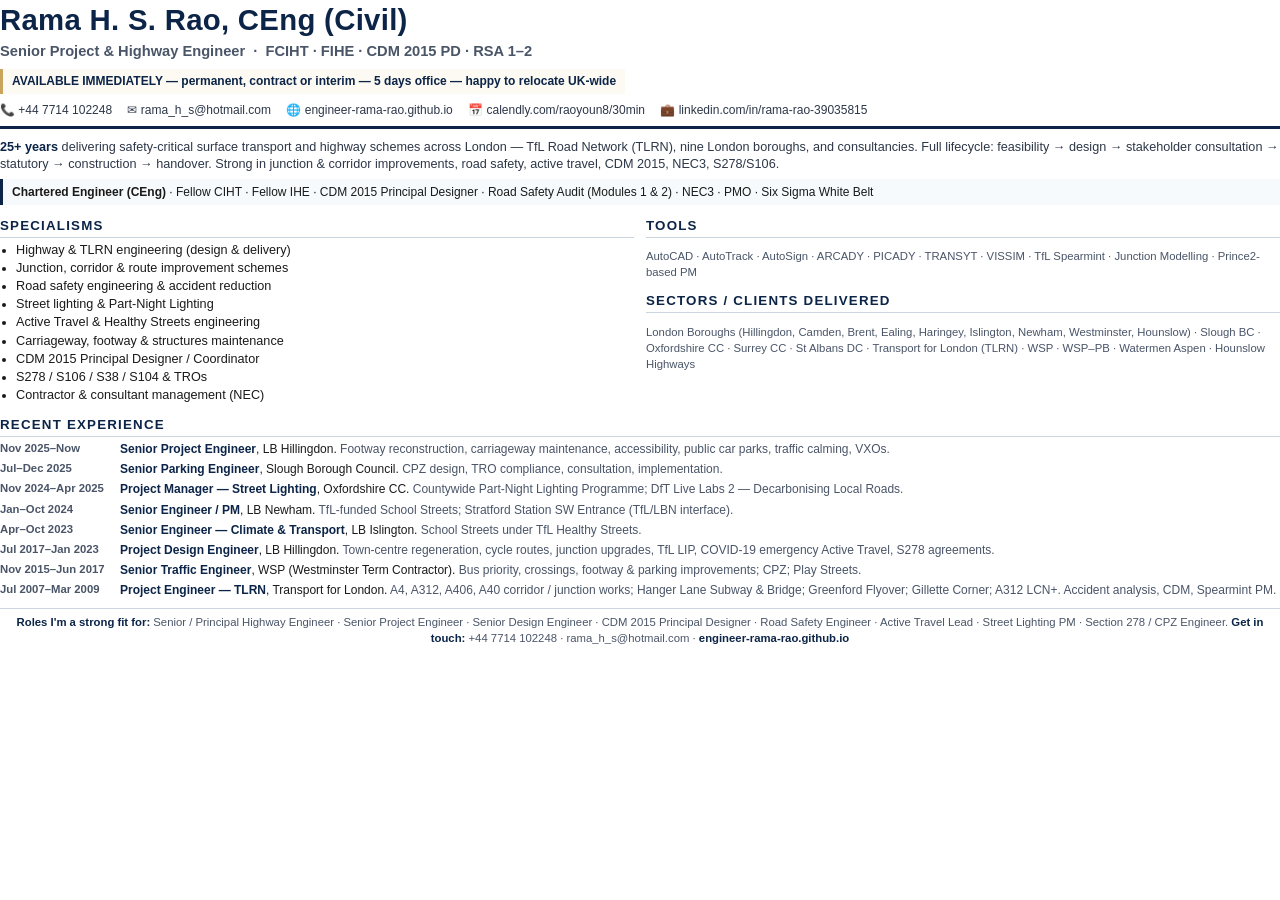
<file: cv/cv-onepager.html>
<!doctype html>
<html lang="en">
<head>
<meta charset="utf-8">
<title>Rama H. S. Rao — One-page summary CV</title>
<style>
  @page { size: A4; margin: 12mm 12mm 12mm 12mm; }
  * { box-sizing: border-box; }
  html, body { margin: 0; padding: 0; }
  body {
    font-family: "Helvetica Neue", Helvetica, Arial, sans-serif;
    color: #1a1a1a;
    font-size: 9.5pt;
    line-height: 1.35;
  }
  header {
    border-bottom: 3px solid #0B2447;
    padding-bottom: 8px;
    margin-bottom: 10px;
  }
  h1 {
    font-size: 22pt;
    color: #0B2447;
    margin: 0 0 2px;
    letter-spacing: 0.3px;
  }
  .title {
    font-size: 11pt;
    color: #4a5568;
    margin: 0 0 4px;
    font-weight: 600;
  }
  .avail {
    display: inline-block;
    font-size: 9pt;
    color: #0B2447;
    background: #fdfaf3;
    border-left: 3px solid #C8A45C;
    padding: 4px 9px;
    margin: 4px 0 4px;
    font-weight: 700;
  }
  .contact {
    font-size: 9pt;
    color: #2d3748;
    margin-top: 4px;
  }
  .contact span { margin-right: 12px; white-space: nowrap; }
  .contact strong { color: #0B2447; }
  h2 {
    font-size: 10pt;
    color: #0B2447;
    text-transform: uppercase;
    letter-spacing: 1.2px;
    border-bottom: 1px solid #cbd5e0;
    padding-bottom: 2px;
    margin: 8px 0 4px;
  }
  .two-col {
    display: grid;
    grid-template-columns: 1fr 1fr;
    gap: 12px;
  }
  .summary { font-size: 9.5pt; margin: 0 0 6px; color: #2d3748; }
  .summary strong { color: #0B2447; }
  ul { margin: 2px 0 4px 16px; padding: 0; }
  li { margin-bottom: 1px; }
  .credentials {
    background: #f7fafc;
    border-left: 3px solid #0B2447;
    padding: 5px 9px;
    font-size: 9pt;
    margin: 4px 0;
  }
  .role-row {
    display: grid;
    grid-template-columns: 110px 1fr;
    gap: 10px;
    margin-bottom: 4px;
    font-size: 9pt;
  }
  .role-row .when {
    color: #4a5568;
    font-weight: 600;
    font-size: 8.5pt;
  }
  .role-row .what strong { color: #0B2447; }
  .role-row .what em { color: #4a5568; font-style: normal; }
  .tags {
    font-size: 8.5pt;
    color: #4a5568;
    line-height: 1.4;
  }
  .footer-note {
    margin-top: 10px;
    font-size: 8.5pt;
    color: #4a5568;
    text-align: center;
    border-top: 1px solid #cbd5e0;
    padding-top: 6px;
  }
  .footer-note strong { color: #0B2447; }
</style>
</head>
<body>
<header>
  <h1>Rama H. S. Rao, CEng (Civil)</h1>
  <p class="title">Senior Project &amp; Highway Engineer &nbsp;&middot;&nbsp; FCIHT &middot; FIHE &middot; CDM 2015 PD &middot; RSA 1&ndash;2</p>
  <p class="avail">AVAILABLE IMMEDIATELY &mdash; permanent, contract or interim &mdash; 5 days office &mdash; happy to relocate UK-wide</p>
  <div class="contact">
    <span>📞 +44 7714 102248</span>
    <span>✉ rama_h_s@hotmail.com</span>
    <span>🌐 engineer-rama-rao.github.io</span>
    <span>📅 calendly.com/raoyoun8/30min</span>
    <span>💼 linkedin.com/in/rama-rao-39035815</span>
  </div>
</header>

<p class="summary"><strong>25+ years</strong> delivering safety-critical surface transport and highway schemes across London &mdash; TfL Road Network (TLRN), nine London boroughs, and consultancies. Full lifecycle: feasibility &rarr; design &rarr; stakeholder consultation &rarr; statutory &rarr; construction &rarr; handover. Strong in junction &amp; corridor improvements, road safety, active travel, CDM 2015, NEC3, S278/S106.</p>

<div class="credentials">
  <strong>Chartered Engineer (CEng)</strong> &middot; Fellow CIHT &middot; Fellow IHE &middot; CDM 2015 Principal Designer &middot; Road Safety Audit (Modules 1 &amp; 2) &middot; NEC3 &middot; PMO &middot; Six Sigma White Belt
</div>

<div class="two-col">
  <div>
    <h2>Specialisms</h2>
    <ul>
      <li>Highway &amp; TLRN engineering (design &amp; delivery)</li>
      <li>Junction, corridor &amp; route improvement schemes</li>
      <li>Road safety engineering &amp; accident reduction</li>
      <li>Street lighting &amp; Part-Night Lighting</li>
      <li>Active Travel &amp; Healthy Streets engineering</li>
      <li>Carriageway, footway &amp; structures maintenance</li>
      <li>CDM 2015 Principal Designer / Coordinator</li>
      <li>S278 / S106 / S38 / S104 &amp; TROs</li>
      <li>Contractor &amp; consultant management (NEC)</li>
    </ul>
  </div>
  <div>
    <h2>Tools</h2>
    <p class="tags">AutoCAD &middot; AutoTrack &middot; AutoSign &middot; ARCADY &middot; PICADY &middot; TRANSYT &middot; VISSIM &middot; TfL Spearmint &middot; Junction Modelling &middot; Prince2-based PM</p>
    <h2>Sectors / clients delivered</h2>
    <p class="tags">London Boroughs (Hillingdon, Camden, Brent, Ealing, Haringey, Islington, Newham, Westminster, Hounslow) &middot; Slough BC &middot; Oxfordshire CC &middot; Surrey CC &middot; St Albans DC &middot; Transport for London (TLRN) &middot; WSP &middot; WSP&ndash;PB &middot; Watermen Aspen &middot; Hounslow Highways</p>
  </div>
</div>

<h2>Recent experience</h2>

<div class="role-row"><div class="when">Nov 2025&ndash;Now</div><div class="what"><strong>Senior Project Engineer</strong>, LB Hillingdon. <em>Footway reconstruction, carriageway maintenance, accessibility, public car parks, traffic calming, VXOs.</em></div></div>

<div class="role-row"><div class="when">Jul&ndash;Dec 2025</div><div class="what"><strong>Senior Parking Engineer</strong>, Slough Borough Council. <em>CPZ design, TRO compliance, consultation, implementation.</em></div></div>

<div class="role-row"><div class="when">Nov 2024&ndash;Apr 2025</div><div class="what"><strong>Project Manager &mdash; Street Lighting</strong>, Oxfordshire CC. <em>Countywide Part-Night Lighting Programme; DfT Live Labs 2 &mdash; Decarbonising Local Roads.</em></div></div>

<div class="role-row"><div class="when">Jan&ndash;Oct 2024</div><div class="what"><strong>Senior Engineer / PM</strong>, LB Newham. <em>TfL-funded School Streets; Stratford Station SW Entrance (TfL/LBN interface).</em></div></div>

<div class="role-row"><div class="when">Apr&ndash;Oct 2023</div><div class="what"><strong>Senior Engineer &mdash; Climate &amp; Transport</strong>, LB Islington. <em>School Streets under TfL Healthy Streets.</em></div></div>

<div class="role-row"><div class="when">Jul 2017&ndash;Jan 2023</div><div class="what"><strong>Project Design Engineer</strong>, LB Hillingdon. <em>Town-centre regeneration, cycle routes, junction upgrades, TfL LIP, COVID-19 emergency Active Travel, S278 agreements.</em></div></div>

<div class="role-row"><div class="when">Nov 2015&ndash;Jun 2017</div><div class="what"><strong>Senior Traffic Engineer</strong>, WSP (Westminster Term Contractor). <em>Bus priority, crossings, footway &amp; parking improvements; CPZ; Play Streets.</em></div></div>

<div class="role-row"><div class="when">Jul 2007&ndash;Mar 2009</div><div class="what"><strong>Project Engineer &mdash; TLRN</strong>, Transport for London. <em>A4, A312, A406, A40 corridor / junction works; Hanger Lane Subway &amp; Bridge; Greenford Flyover; Gillette Corner; A312 LCN+. Accident analysis, CDM, Spearmint PM.</em></div></div>

<p class="footer-note"><strong>Roles I'm a strong fit for:</strong> Senior / Principal Highway Engineer &middot; Senior Project Engineer &middot; Senior Design Engineer &middot; CDM 2015 Principal Designer &middot; Road Safety Engineer &middot; Active Travel Lead &middot; Street Lighting PM &middot; Section 278 / CPZ Engineer. <strong>Get in touch:</strong> +44 7714 102248 &middot; rama_h_s@hotmail.com &middot; <strong>engineer-rama-rao.github.io</strong></p>
</body>
</html>
</file>
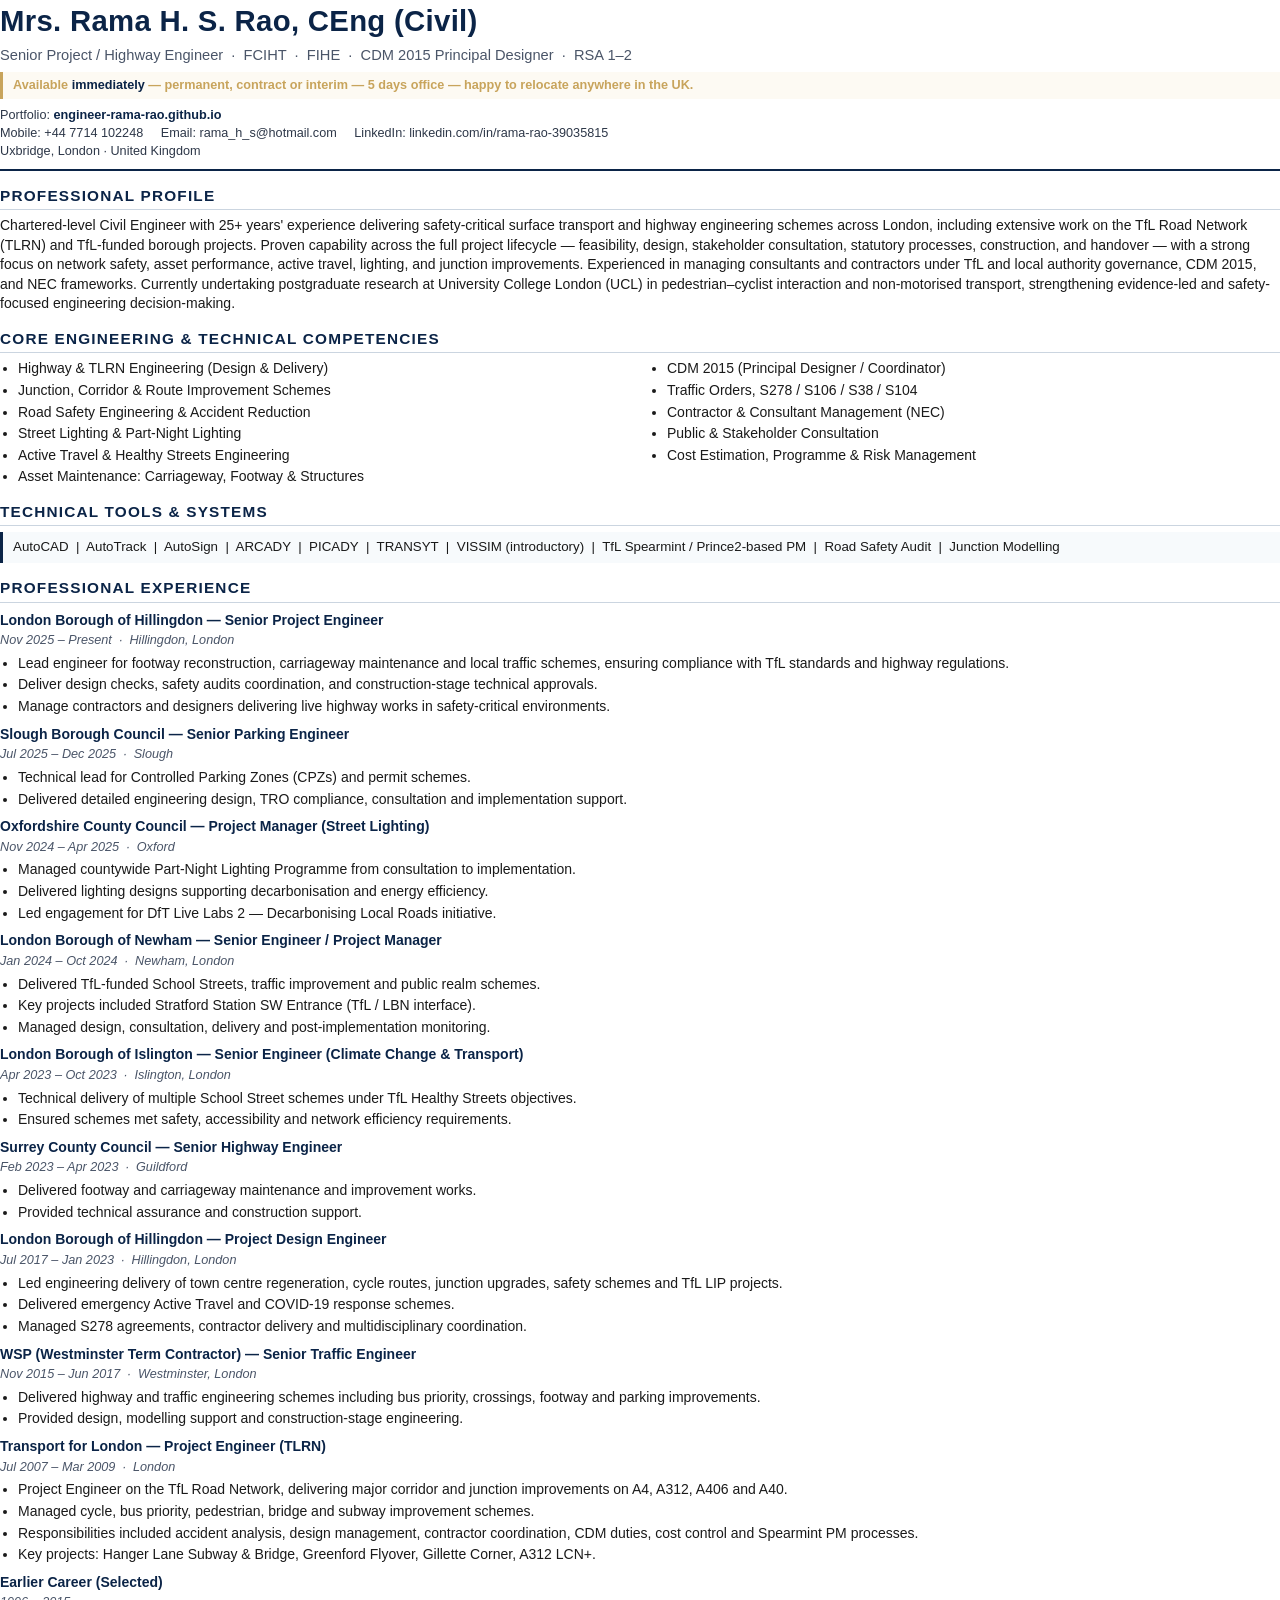
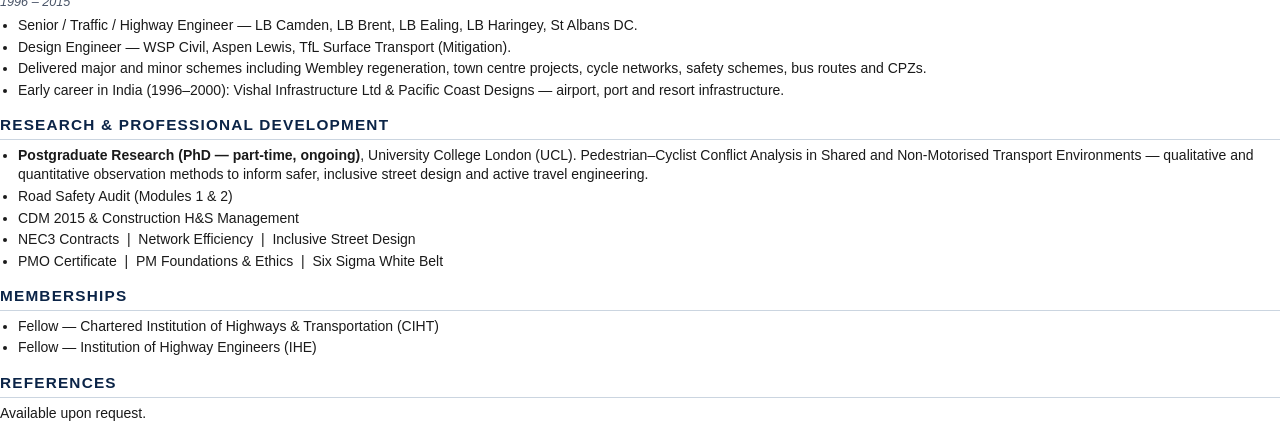
<file: cv/cv.html>
<!doctype html>
<html lang="en">
<head>
<meta charset="utf-8">
<title>Rama H. S. Rao — CV</title>
<style>
  @page { size: A4; margin: 14mm 14mm 14mm 14mm; }
  * { box-sizing: border-box; }
  html, body { margin: 0; padding: 0; }
  body {
    font-family: "Helvetica Neue", Helvetica, Arial, sans-serif;
    color: #1a1a1a;
    font-size: 10.5pt;
    line-height: 1.4;
  }
  header {
    border-bottom: 2px solid #0B2447;
    padding-bottom: 8px;
    margin-bottom: 12px;
  }
  h1 {
    font-size: 22pt;
    color: #0B2447;
    margin: 0 0 4px;
    letter-spacing: 0.3px;
  }
  .title {
    font-size: 11pt;
    color: #4a5568;
    margin: 0 0 6px;
    font-weight: 500;
  }
  .avail {
    font-size: 9.5pt;
    color: #C8A45C;
    background: #fdfaf3;
    border-left: 3px solid #C8A45C;
    padding: 5px 10px;
    margin: 6px 0 8px;
    font-weight: 600;
  }
  .avail strong { color: #0B2447; }
  .contact {
    font-size: 9.5pt;
    color: #2d3748;
  }
  .contact span { margin-right: 14px; white-space: nowrap; }
  .contact strong { color: #0B2447; }
  h2 {
    font-size: 11.5pt;
    color: #0B2447;
    text-transform: uppercase;
    letter-spacing: 1.2px;
    border-bottom: 1px solid #cbd5e0;
    padding-bottom: 3px;
    margin: 14px 0 6px;
  }
  h3 { font-size: 10.5pt; margin: 8px 0 2px; color: #0B2447; }
  .role-meta {
    font-size: 9.5pt;
    color: #4a5568;
    margin: 0 0 4px;
    font-style: italic;
  }
  ul { margin: 4px 0 6px 18px; padding: 0; }
  li { margin-bottom: 2px; }
  p { margin: 4px 0; }
  .skills-grid {
    column-count: 2;
    column-gap: 18px;
    margin: 6px 0;
  }
  .skills-grid ul { margin: 0 0 0 18px; }
  .two-col {
    display: flex;
    gap: 18px;
  }
  .two-col > div { flex: 1; }
  .tools {
    background: #f7fafc;
    border-left: 3px solid #0B2447;
    padding: 6px 10px;
    font-size: 10pt;
    margin: 4px 0 8px;
  }
</style>
</head>
<body>
<header>
  <h1>Mrs. Rama H. S. Rao, CEng (Civil)</h1>
  <p class="title">Senior Project / Highway Engineer &nbsp;&middot;&nbsp; FCIHT &nbsp;&middot;&nbsp; FIHE &nbsp;&middot;&nbsp; CDM 2015 Principal Designer &nbsp;&middot;&nbsp; RSA 1&ndash;2</p>
  <p class="avail">Available <strong>immediately</strong> &mdash; permanent, contract or interim &mdash; 5 days office &mdash; happy to relocate anywhere in the UK.</p>
  <div class="contact">
    <span>Portfolio: <strong>engineer-rama-rao.github.io</strong></span><br>
    <span>Mobile: +44 7714 102248</span>
    <span>Email: rama_h_s@hotmail.com</span>
    <span>LinkedIn: linkedin.com/in/rama-rao-39035815</span><br>
    <span>Uxbridge, London &middot; United Kingdom</span>
  </div>
</header>

<h2>Professional Profile</h2>
<p>Chartered-level Civil Engineer with 25+ years' experience delivering safety-critical surface transport and highway engineering schemes across London, including extensive work on the TfL Road Network (TLRN) and TfL-funded borough projects. Proven capability across the full project lifecycle &mdash; feasibility, design, stakeholder consultation, statutory processes, construction, and handover &mdash; with a strong focus on network safety, asset performance, active travel, lighting, and junction improvements. Experienced in managing consultants and contractors under TfL and local authority governance, CDM 2015, and NEC frameworks. Currently undertaking postgraduate research at University College London (UCL) in pedestrian&ndash;cyclist interaction and non-motorised transport, strengthening evidence-led and safety-focused engineering decision-making.</p>

<h2>Core Engineering &amp; Technical Competencies</h2>
<div class="skills-grid">
  <ul>
    <li>Highway &amp; TLRN Engineering (Design &amp; Delivery)</li>
    <li>Junction, Corridor &amp; Route Improvement Schemes</li>
    <li>Road Safety Engineering &amp; Accident Reduction</li>
    <li>Street Lighting &amp; Part-Night Lighting</li>
    <li>Active Travel &amp; Healthy Streets Engineering</li>
    <li>Asset Maintenance: Carriageway, Footway &amp; Structures</li>
    <li>CDM 2015 (Principal Designer / Coordinator)</li>
    <li>Traffic Orders, S278 / S106 / S38 / S104</li>
    <li>Contractor &amp; Consultant Management (NEC)</li>
    <li>Public &amp; Stakeholder Consultation</li>
    <li>Cost Estimation, Programme &amp; Risk Management</li>
  </ul>
</div>

<h2>Technical Tools &amp; Systems</h2>
<div class="tools">AutoCAD &nbsp;|&nbsp; AutoTrack &nbsp;|&nbsp; AutoSign &nbsp;|&nbsp; ARCADY &nbsp;|&nbsp; PICADY &nbsp;|&nbsp; TRANSYT &nbsp;|&nbsp; VISSIM (introductory) &nbsp;|&nbsp; TfL Spearmint / Prince2-based PM &nbsp;|&nbsp; Road Safety Audit &nbsp;|&nbsp; Junction Modelling</div>

<h2>Professional Experience</h2>

<h3>London Borough of Hillingdon &mdash; Senior Project Engineer</h3>
<p class="role-meta">Nov 2025 &ndash; Present &nbsp;&middot;&nbsp; Hillingdon, London</p>
<ul>
  <li>Lead engineer for footway reconstruction, carriageway maintenance and local traffic schemes, ensuring compliance with TfL standards and highway regulations.</li>
  <li>Deliver design checks, safety audits coordination, and construction-stage technical approvals.</li>
  <li>Manage contractors and designers delivering live highway works in safety-critical environments.</li>
</ul>

<h3>Slough Borough Council &mdash; Senior Parking Engineer</h3>
<p class="role-meta">Jul 2025 &ndash; Dec 2025 &nbsp;&middot;&nbsp; Slough</p>
<ul>
  <li>Technical lead for Controlled Parking Zones (CPZs) and permit schemes.</li>
  <li>Delivered detailed engineering design, TRO compliance, consultation and implementation support.</li>
</ul>

<h3>Oxfordshire County Council &mdash; Project Manager (Street Lighting)</h3>
<p class="role-meta">Nov 2024 &ndash; Apr 2025 &nbsp;&middot;&nbsp; Oxford</p>
<ul>
  <li>Managed countywide Part-Night Lighting Programme from consultation to implementation.</li>
  <li>Delivered lighting designs supporting decarbonisation and energy efficiency.</li>
  <li>Led engagement for DfT Live Labs 2 &mdash; Decarbonising Local Roads initiative.</li>
</ul>

<h3>London Borough of Newham &mdash; Senior Engineer / Project Manager</h3>
<p class="role-meta">Jan 2024 &ndash; Oct 2024 &nbsp;&middot;&nbsp; Newham, London</p>
<ul>
  <li>Delivered TfL-funded School Streets, traffic improvement and public realm schemes.</li>
  <li>Key projects included Stratford Station SW Entrance (TfL / LBN interface).</li>
  <li>Managed design, consultation, delivery and post-implementation monitoring.</li>
</ul>

<h3>London Borough of Islington &mdash; Senior Engineer (Climate Change &amp; Transport)</h3>
<p class="role-meta">Apr 2023 &ndash; Oct 2023 &nbsp;&middot;&nbsp; Islington, London</p>
<ul>
  <li>Technical delivery of multiple School Street schemes under TfL Healthy Streets objectives.</li>
  <li>Ensured schemes met safety, accessibility and network efficiency requirements.</li>
</ul>

<h3>Surrey County Council &mdash; Senior Highway Engineer</h3>
<p class="role-meta">Feb 2023 &ndash; Apr 2023 &nbsp;&middot;&nbsp; Guildford</p>
<ul>
  <li>Delivered footway and carriageway maintenance and improvement works.</li>
  <li>Provided technical assurance and construction support.</li>
</ul>

<h3>London Borough of Hillingdon &mdash; Project Design Engineer</h3>
<p class="role-meta">Jul 2017 &ndash; Jan 2023 &nbsp;&middot;&nbsp; Hillingdon, London</p>
<ul>
  <li>Led engineering delivery of town centre regeneration, cycle routes, junction upgrades, safety schemes and TfL LIP projects.</li>
  <li>Delivered emergency Active Travel and COVID-19 response schemes.</li>
  <li>Managed S278 agreements, contractor delivery and multidisciplinary coordination.</li>
</ul>

<h3>WSP (Westminster Term Contractor) &mdash; Senior Traffic Engineer</h3>
<p class="role-meta">Nov 2015 &ndash; Jun 2017 &nbsp;&middot;&nbsp; Westminster, London</p>
<ul>
  <li>Delivered highway and traffic engineering schemes including bus priority, crossings, footway and parking improvements.</li>
  <li>Provided design, modelling support and construction-stage engineering.</li>
</ul>

<h3>Transport for London &mdash; Project Engineer (TLRN)</h3>
<p class="role-meta">Jul 2007 &ndash; Mar 2009 &nbsp;&middot;&nbsp; London</p>
<ul>
  <li>Project Engineer on the TfL Road Network, delivering major corridor and junction improvements on A4, A312, A406 and A40.</li>
  <li>Managed cycle, bus priority, pedestrian, bridge and subway improvement schemes.</li>
  <li>Responsibilities included accident analysis, design management, contractor coordination, CDM duties, cost control and Spearmint PM processes.</li>
  <li>Key projects: Hanger Lane Subway &amp; Bridge, Greenford Flyover, Gillette Corner, A312 LCN+.</li>
</ul>

<h3>Earlier Career (Selected)</h3>
<p class="role-meta">1996 &ndash; 2015</p>
<ul>
  <li>Senior / Traffic / Highway Engineer &mdash; LB Camden, LB Brent, LB Ealing, LB Haringey, St Albans DC.</li>
  <li>Design Engineer &mdash; WSP Civil, Aspen Lewis, TfL Surface Transport (Mitigation).</li>
  <li>Delivered major and minor schemes including Wembley regeneration, town centre projects, cycle networks, safety schemes, bus routes and CPZs.</li>
  <li>Early career in India (1996&ndash;2000): Vishal Infrastructure Ltd &amp; Pacific Coast Designs &mdash; airport, port and resort infrastructure.</li>
</ul>

<h2>Research &amp; Professional Development</h2>
<ul>
  <li><strong>Postgraduate Research (PhD &mdash; part-time, ongoing)</strong>, University College London (UCL). Pedestrian&ndash;Cyclist Conflict Analysis in Shared and Non-Motorised Transport Environments &mdash; qualitative and quantitative observation methods to inform safer, inclusive street design and active travel engineering.</li>
  <li>Road Safety Audit (Modules 1 &amp; 2)</li>
  <li>CDM 2015 &amp; Construction H&amp;S Management</li>
  <li>NEC3 Contracts &nbsp;|&nbsp; Network Efficiency &nbsp;|&nbsp; Inclusive Street Design</li>
  <li>PMO Certificate &nbsp;|&nbsp; PM Foundations &amp; Ethics &nbsp;|&nbsp; Six Sigma White Belt</li>
</ul>

<h2>Memberships</h2>
<ul>
  <li>Fellow &mdash; Chartered Institution of Highways &amp; Transportation (CIHT)</li>
  <li>Fellow &mdash; Institution of Highway Engineers (IHE)</li>
</ul>

<h2>References</h2>
<p>Available upon request.</p>

</body>
</html>
</file>
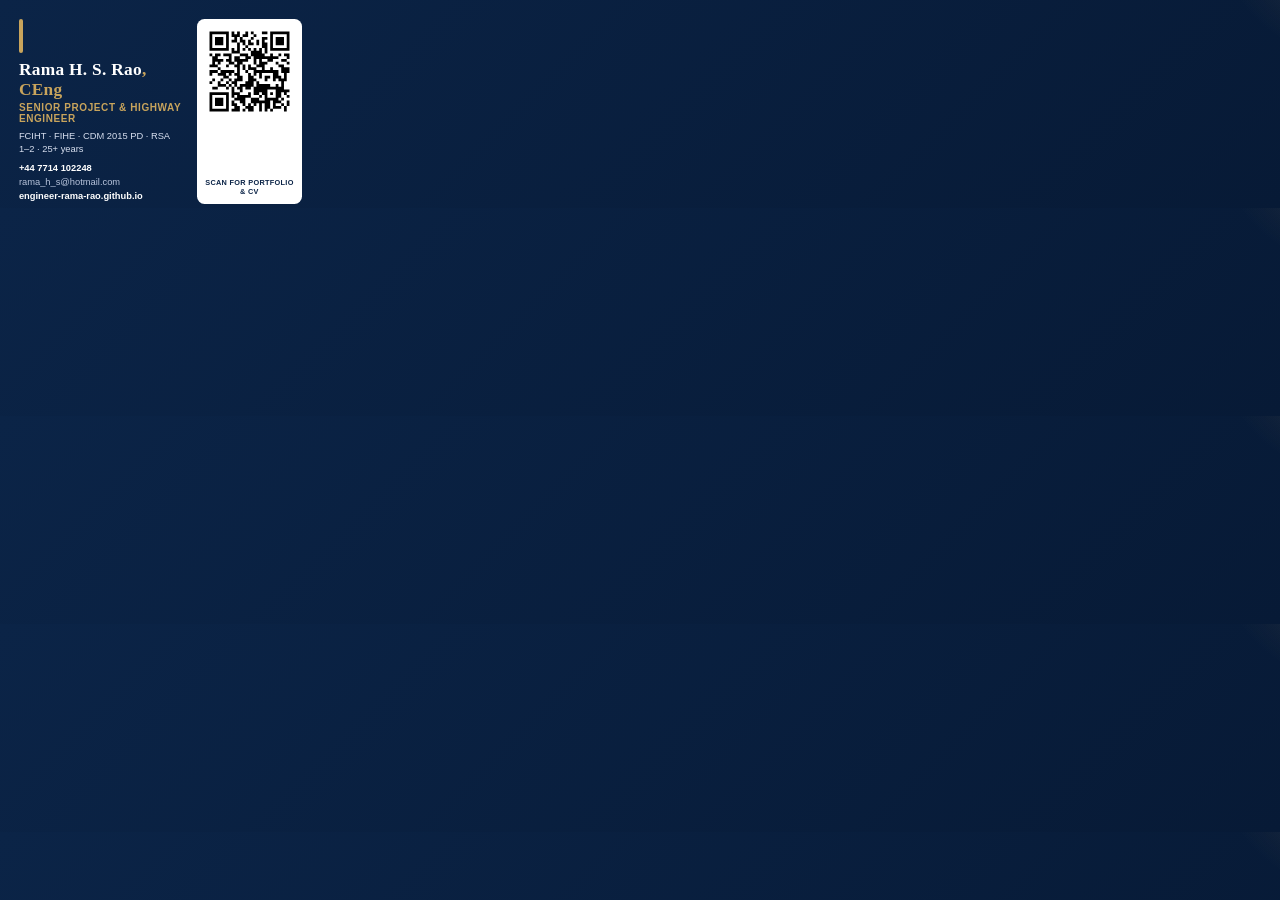
<file: assets/icons/card-template.html>
<!doctype html>
<html lang="en">
<head>
<meta charset="utf-8">
<style>
  @page { size: 85mm 55mm; margin: 0; }
  * { box-sizing: border-box; }
  html, body { margin: 0; padding: 0; }
  body {
    width: 85mm; height: 55mm;
    background: #0B2447;
    background-image:
      radial-gradient(80mm 50mm at 110% -20%, rgba(200,164,92,0.22), transparent 60%),
      linear-gradient(135deg, #0B2447, #071a36);
    color: #fff;
    font-family: 'Helvetica Neue', Arial, sans-serif;
    display: grid;
    grid-template-columns: 1fr 28mm;
    padding: 5mm;
    gap: 4mm;
  }
  .left { display: flex; flex-direction: column; justify-content: space-between; }
  h1 {
    font-family: Georgia, serif;
    font-size: 13pt;
    margin: 0;
    line-height: 1.1;
    letter-spacing: 0.3px;
  }
  h1 span { color: #C8A45C; font-weight: 600; }
  .title {
    font-size: 7.5pt;
    color: #C8A45C;
    margin: 1mm 0 0;
    letter-spacing: 0.6px;
    text-transform: uppercase;
    font-weight: 700;
  }
  .creds {
    font-size: 7pt;
    color: #d8e0f0;
    margin: 1.5mm 0;
    line-height: 1.4;
  }
  .contact {
    font-size: 7pt;
    color: #b8c4dc;
    line-height: 1.5;
  }
  .contact strong { color: #fff; font-weight: 600; }
  .accent {
    width: 4px; height: 9mm; background: #C8A45C; border-radius: 2px;
    margin-bottom: 2mm;
  }
  .right {
    background: #fff;
    border-radius: 2mm;
    padding: 2mm;
    display: grid;
    grid-template-rows: 1fr auto;
    gap: 1mm;
  }
  .qr-img { width: 100%; height: auto; }
  .qr-label {
    font-size: 5.5pt;
    color: #0B2447;
    text-align: center;
    font-weight: 700;
    letter-spacing: 0.3px;
  }
</style>
</head>
<body>
  <div class="left">
    <div>
      <div class="accent"></div>
      <h1>Rama H. S. Rao<span>, CEng</span></h1>
      <p class="title">Senior Project &amp; Highway Engineer</p>
      <p class="creds">FCIHT &middot; FIHE &middot; CDM 2015 PD &middot; RSA 1&ndash;2 &middot; 25+ years</p>
    </div>
    <div class="contact">
      <strong>+44 7714 102248</strong><br>
      rama_h_s@hotmail.com<br>
      <strong>engineer-rama-rao.github.io</strong>
    </div>
  </div>
  <div class="right">
    <img class="qr-img" src="qr-portfolio.svg" alt="QR">
    <div class="qr-label">SCAN FOR PORTFOLIO &amp; CV</div>
  </div>
</body>
</html>
</file>
<file: styles.css>
:root {
  --navy: #0B2447;
  --navy-deep: #071a36;
  --navy-soft: #1a3a6b;
  --gold: #C8A45C;
  --gold-soft: #e8d9b6;
  --ink: #1a202c;
  --ink-soft: #4a5568;
  --line: #e2e8f0;
  --bg: #ffffff;
  --bg-alt: #f7f9fc;
  --bg-dark: #0B2447;
  --shadow-sm: 0 1px 2px rgba(11,36,71,0.06), 0 1px 3px rgba(11,36,71,0.04);
  --shadow-md: 0 4px 12px rgba(11,36,71,0.08), 0 2px 4px rgba(11,36,71,0.04);
  --shadow-lg: 0 20px 50px rgba(11,36,71,0.18);
  --radius: 8px;
  --radius-lg: 14px;
  --maxw: 1180px;
  --space: clamp(1rem, 2vw, 1.5rem);
}

* { box-sizing: border-box; }
html { scroll-behavior: smooth; -webkit-text-size-adjust: 100%; }
body {
  margin: 0;
  font-family: 'Inter', -apple-system, BlinkMacSystemFont, 'Segoe UI', Roboto, Helvetica, Arial, sans-serif;
  font-size: 16px;
  line-height: 1.6;
  color: var(--ink);
  background: var(--bg);
  -webkit-font-smoothing: antialiased;
  text-rendering: optimizeLegibility;
}

img { max-width: 100%; display: block; }
a { color: var(--navy); text-decoration: none; transition: color .15s ease; }
a:hover { color: var(--gold); }

.container {
  max-width: var(--maxw);
  margin: 0 auto;
  padding: 0 var(--space);
}

.skip-link {
  position: absolute;
  left: -9999px;
  top: 8px;
  background: var(--navy);
  color: #fff;
  padding: 8px 14px;
  border-radius: 4px;
  z-index: 100;
}
.skip-link:focus { left: 8px; }

/* ---------- Top bar ---------- */
.topbar {
  position: sticky;
  top: 0;
  z-index: 50;
  background: rgba(255,255,255,0.92);
  backdrop-filter: saturate(180%) blur(10px);
  -webkit-backdrop-filter: saturate(180%) blur(10px);
  border-bottom: 1px solid var(--line);
}
.topbar-inner {
  display: flex;
  align-items: center;
  justify-content: space-between;
  gap: 1rem;
  padding: 14px var(--space);
}
.brand {
  display: flex;
  align-items: center;
  gap: 10px;
  font-weight: 700;
  color: var(--navy);
}
.brand-mark {
  display: inline-grid;
  place-items: center;
  width: 38px;
  height: 38px;
  border-radius: 50%;
  background: var(--navy);
  color: #fff;
  font-family: 'Source Serif 4', Georgia, serif;
  font-size: 14px;
  letter-spacing: 0.5px;
}
.brand-name { font-size: 15px; }
.brand-suffix { color: var(--ink-soft); font-weight: 500; }
.navlist {
  display: flex;
  gap: 22px;
  list-style: none;
  margin: 0;
  padding: 0;
  font-size: 14.5px;
  font-weight: 500;
}
.navlist a { color: var(--ink-soft); }
.navlist a:hover { color: var(--navy); }
.topbar-cta { padding: 8px 14px; font-size: 14px; }

@media (max-width: 820px) {
  .navlist { display: none; }
}
@media (max-width: 520px) {
  .topbar-cta { display: none; }
  .brand-suffix { display: none; }
}

/* ---------- Buttons ---------- */
.btn {
  display: inline-flex;
  align-items: center;
  gap: 8px;
  padding: 12px 20px;
  border-radius: var(--radius);
  font-weight: 600;
  font-size: 15px;
  border: 1px solid transparent;
  cursor: pointer;
  transition: transform .12s ease, box-shadow .15s ease, background .15s ease, color .15s ease, border-color .15s ease;
  white-space: nowrap;
}
.btn:hover { transform: translateY(-1px); }
.btn svg { flex-shrink: 0; }

.btn-primary {
  background: var(--navy);
  color: #fff;
  box-shadow: var(--shadow-md);
}
.btn-primary:hover { background: var(--navy-deep); color: #fff; box-shadow: var(--shadow-lg); }

.btn-secondary {
  background: var(--gold);
  color: var(--navy);
  border-color: var(--gold);
}
.btn-secondary:hover { background: #b8924a; color: var(--navy); }

.btn-ghost {
  background: #fff;
  color: var(--navy);
  border-color: var(--line);
}
.btn-ghost:hover { color: var(--navy); border-color: var(--navy); background: var(--bg-alt); }

/* ---------- Hero ---------- */
.hero {
  position: relative;
  padding: clamp(48px, 8vw, 96px) 0 clamp(56px, 9vw, 110px);
  background:
    radial-gradient(1100px 500px at 85% -20%, rgba(200,164,92,0.10), transparent 60%),
    radial-gradient(1100px 600px at 0% 110%, rgba(11,36,71,0.05), transparent 60%),
    linear-gradient(180deg, #fbfcfe, #fff);
  border-bottom: 1px solid var(--line);
}
.hero-grid {
  display: grid;
  grid-template-columns: minmax(0,1.4fr) minmax(0,1fr);
  gap: clamp(28px, 5vw, 56px);
  align-items: start;
}
@media (max-width: 860px) {
  .hero-grid { grid-template-columns: 1fr; }
}

.eyebrow {
  display: inline-flex;
  align-items: center;
  gap: 8px;
  font-size: 13px;
  font-weight: 600;
  letter-spacing: 0.6px;
  text-transform: uppercase;
  color: #1c6b3a;
  background: #e7f6ec;
  padding: 6px 12px;
  border-radius: 999px;
  margin: 0 0 18px;
}
.status-dot {
  width: 8px;
  height: 8px;
  border-radius: 50%;
  background: #16a34a;
  box-shadow: 0 0 0 4px rgba(22,163,74,0.18);
  animation: pulse 2s ease-in-out infinite;
}
@keyframes pulse {
  0%, 100% { box-shadow: 0 0 0 4px rgba(22,163,74,0.18); }
  50% { box-shadow: 0 0 0 8px rgba(22,163,74,0.06); }
}

h1 {
  font-family: 'Source Serif 4', Georgia, serif;
  font-size: clamp(34px, 5.4vw, 56px);
  line-height: 1.05;
  letter-spacing: -0.5px;
  color: var(--navy);
  margin: 0 0 10px;
  font-weight: 700;
}
h1 .cred { color: var(--gold); font-weight: 600; }

.tagline {
  font-size: clamp(16px, 1.6vw, 19px);
  color: var(--ink-soft);
  max-width: 56ch;
  margin: 0 0 22px;
}
.tagline strong { color: var(--ink); }

.hero-badges {
  display: flex;
  flex-wrap: wrap;
  gap: 8px;
  list-style: none;
  padding: 0;
  margin: 0 0 26px;
}
.hero-badges li {
  background: #fff;
  border: 1px solid var(--line);
  color: var(--navy);
  font-size: 13px;
  font-weight: 600;
  padding: 6px 12px;
  border-radius: 999px;
  box-shadow: var(--shadow-sm);
}

.cta-row {
  display: flex;
  flex-wrap: wrap;
  gap: 10px;
  margin-bottom: 24px;
}

.hero-stats {
  display: grid;
  grid-template-columns: repeat(auto-fit, minmax(140px, 1fr));
  gap: 14px;
  margin: 0 0 22px;
  padding: 0;
}
.hero-stats > div {
  background: #fff;
  border: 1px solid var(--line);
  border-radius: var(--radius);
  padding: 14px 16px;
  box-shadow: var(--shadow-sm);
}
.hero-stats dt {
  font-size: 11.5px;
  font-weight: 600;
  letter-spacing: 0.8px;
  text-transform: uppercase;
  color: var(--ink-soft);
  margin: 0 0 4px;
}
.hero-stats dd {
  margin: 0;
  font-family: 'Source Serif 4', Georgia, serif;
  font-size: 32px;
  font-weight: 700;
  color: var(--navy);
  line-height: 1;
}
.hero-stats dd span {
  color: var(--gold);
}
.hero-stats dd small {
  display: block;
  font-family: 'Inter', sans-serif;
  font-size: 11.5px;
  font-weight: 500;
  color: var(--ink-soft);
  letter-spacing: 0.3px;
  margin-top: 6px;
}

.hero-cv-mini {
  display: inline-flex;
  align-items: center;
  gap: 6px;
  margin: 0 0 18px;
  font-size: 13.5px;
  color: var(--ink-soft);
}
.hero-cv-mini a {
  color: var(--navy);
  font-weight: 600;
  text-decoration: underline;
  text-decoration-color: var(--gold);
  text-underline-offset: 3px;
}
.hero-cv-mini a:hover { color: var(--gold); }
.hero-cv-mini svg { color: var(--gold); flex-shrink: 0; }

.hero-availability {
  list-style: none;
  padding: 0;
  margin: 0;
  display: grid;
  grid-template-columns: repeat(auto-fit, minmax(200px, 1fr));
  gap: 8px 18px;
  font-size: 14.5px;
  color: var(--ink-soft);
}
.hero-availability li {
  display: flex;
  align-items: center;
  gap: 8px;
}
.hero-availability svg { color: #16a34a; flex-shrink: 0; }

/* ---------- Hero card / portrait ---------- */
.hero-card {
  background: #fff;
  border: 1px solid var(--line);
  border-radius: var(--radius-lg);
  padding: 20px;
  box-shadow: var(--shadow-md);
}
.hero-photo {
  margin: 0 0 18px;
  position: relative;
  border-radius: var(--radius-lg);
  overflow: hidden;
  aspect-ratio: 4 / 5;
  background: linear-gradient(135deg, var(--navy) 0%, var(--navy-soft) 100%);
}
.hero-photo img {
  width: 100%;
  height: 100%;
  object-fit: cover;
  object-position: center 22%;
}
.hero-photo::after {
  content: "";
  position: absolute;
  inset: 0;
  background: linear-gradient(180deg, transparent 65%, rgba(11,36,71,0.18));
  pointer-events: none;
}
.hero-card-row {
  display: flex;
  flex-direction: column;
  gap: 2px;
  padding: 12px 0;
  border-top: 1px solid var(--line);
  font-size: 14.5px;
}
.hero-card-row:first-of-type { border-top: 0; padding-top: 4px; }
.hero-card-row span {
  font-size: 11.5px;
  text-transform: uppercase;
  letter-spacing: 0.8px;
  color: var(--ink-soft);
  font-weight: 600;
}
.hero-card-row strong {
  color: var(--ink);
  font-weight: 500;
}

/* ---------- Sections ---------- */
.section {
  padding: clamp(48px, 7vw, 86px) 0;
}
.section-alt { background: var(--bg-alt); }

.section-title {
  font-family: 'Source Serif 4', Georgia, serif;
  font-size: clamp(26px, 3.4vw, 36px);
  color: var(--navy);
  margin: 0 0 28px;
  display: flex;
  align-items: baseline;
  gap: 14px;
  font-weight: 700;
}
.section-title span {
  font-family: 'Inter', sans-serif;
  font-size: 13px;
  font-weight: 600;
  letter-spacing: 1.2px;
  color: var(--gold);
  text-transform: uppercase;
}
.section-title.light, .section-title.light span { color: #fff; }
.section-title.light span { color: var(--gold-soft); }

.section-intro {
  color: var(--ink-soft);
  max-width: 70ch;
  margin: -12px 0 28px;
  font-size: 16px;
}

.subsection-title {
  font-size: 14px;
  font-weight: 700;
  text-transform: uppercase;
  letter-spacing: 1.4px;
  color: var(--navy);
  margin: 32px 0 14px;
}

.prose { max-width: 72ch; }
.prose .lead {
  font-size: 19px;
  line-height: 1.55;
  color: var(--ink);
  margin: 0 0 16px;
}
.prose p { margin: 0 0 14px; color: var(--ink-soft); }

/* ---------- Pills ---------- */
.grid-pills {
  list-style: none;
  padding: 0;
  margin: 0;
  display: grid;
  grid-template-columns: repeat(auto-fit, minmax(220px, 1fr));
  gap: 10px;
}
.grid-pills li {
  background: #fff;
  border: 1px solid var(--line);
  border-radius: var(--radius);
  padding: 12px 14px;
  font-size: 14.5px;
  color: var(--ink);
  font-weight: 500;
  position: relative;
  padding-left: 32px;
}
.grid-pills li::before {
  content: "";
  position: absolute;
  left: 14px;
  top: 50%;
  width: 6px;
  height: 6px;
  border-radius: 50%;
  background: var(--gold);
  transform: translateY(-50%);
}
.grid-pills.tools li { background: var(--bg-alt); }
.grid-pills li small { color: var(--ink-soft); font-weight: 400; }

/* ---------- Timeline ---------- */
.timeline {
  list-style: none;
  padding: 0;
  margin: 0;
  position: relative;
}
.timeline::before {
  content: "";
  position: absolute;
  left: 130px;
  top: 8px;
  bottom: 8px;
  width: 2px;
  background: linear-gradient(180deg, var(--gold) 0%, var(--line) 100%);
}
.tl-item {
  display: grid;
  grid-template-columns: 130px 1fr;
  gap: 28px;
  padding: 14px 0 22px;
  position: relative;
}
.tl-item::before {
  content: "";
  position: absolute;
  left: 124px;
  top: 22px;
  width: 14px;
  height: 14px;
  border-radius: 50%;
  background: var(--bg-alt);
  border: 3px solid var(--gold);
  box-shadow: 0 0 0 4px var(--bg-alt);
}
.tl-date {
  font-size: 13px;
  font-weight: 600;
  color: var(--ink-soft);
  letter-spacing: 0.3px;
  padding-top: 18px;
  text-align: right;
}
.tl-body {
  background: #fff;
  border: 1px solid var(--line);
  border-radius: var(--radius-lg);
  padding: 18px 22px;
  box-shadow: var(--shadow-sm);
}
.tl-body h3 {
  margin: 0 0 4px;
  font-size: 18px;
  color: var(--navy);
  font-weight: 700;
}
.tl-org {
  margin: 0 0 10px;
  font-size: 14px;
  color: var(--ink-soft);
  font-weight: 500;
}
.tl-body ul { margin: 0; padding-left: 18px; color: var(--ink-soft); font-size: 15px; }
.tl-body ul li {
  margin-bottom: 4px;
  word-wrap: break-word;
  overflow-wrap: break-word;
}
.tl-body strong { color: var(--ink); font-weight: 600; }

/* Mid-widths: collapse the date column earlier so cards have room */
@media (max-width: 960px) {
  .timeline::before { left: 10px; }
  .tl-item { grid-template-columns: 1fr; gap: 8px; }
  .tl-item::before { left: 4px; top: 4px; }
  .tl-date { text-align: left; padding: 0 0 0 28px; padding-top: 0; }
  .tl-body { margin-left: 28px; }
}

/* ---------- Gallery ---------- */
.gallery {
  display: grid;
  grid-template-columns: repeat(auto-fill, minmax(220px, 1fr));
  gap: 14px;
}
.gallery-item {
  position: relative;
  border-radius: var(--radius);
  overflow: hidden;
  aspect-ratio: 4 / 3;
  background: var(--bg-alt);
  border: 1px solid var(--line);
  cursor: zoom-in;
  transition: transform .2s ease, box-shadow .2s ease;
}
.gallery-item:hover {
  transform: translateY(-2px);
  box-shadow: var(--shadow-md);
}
.gallery-item img {
  width: 100%;
  height: 100%;
  object-fit: cover;
  transition: transform .4s ease;
}
.gallery-item:hover img { transform: scale(1.04); }

/* ---------- Research ---------- */
.research-grid {
  display: grid;
  grid-template-columns: repeat(auto-fit, minmax(320px, 1fr));
  gap: 18px;
}
.research-card {
  background: #fff;
  border: 1px solid var(--line);
  border-left: 4px solid var(--gold);
  border-radius: var(--radius);
  padding: 22px 24px;
  box-shadow: var(--shadow-sm);
}
.research-card h3 {
  margin: 0 0 8px;
  font-size: 17px;
  color: var(--navy);
  font-weight: 700;
}
.research-card p {
  margin: 0 0 14px;
  color: var(--ink-soft);
  font-size: 15px;
}
.research-tags {
  list-style: none;
  padding: 0;
  margin: 0;
  display: flex;
  flex-wrap: wrap;
  gap: 6px;
}
.research-tags li {
  font-size: 12.5px;
  font-weight: 600;
  color: var(--navy);
  background: var(--bg-alt);
  border: 1px solid var(--line);
  padding: 4px 10px;
  border-radius: 999px;
}

/* ---------- Writing list ---------- */
.writing-list {
  list-style: none;
  padding: 0;
  margin: 0;
  display: grid;
  grid-template-columns: repeat(auto-fit, minmax(320px, 1fr));
  gap: 12px;
}
.writing-list a {
  display: flex;
  flex-direction: column;
  gap: 4px;
  padding: 16px 18px;
  background: #fff;
  border: 1px solid var(--line);
  border-radius: var(--radius);
  text-decoration: none;
  color: var(--navy);
  transition: transform .12s ease, box-shadow .15s ease, border-color .15s ease;
  height: 100%;
}
.writing-list a:hover {
  transform: translateY(-2px);
  border-color: var(--gold);
  box-shadow: var(--shadow-md);
  color: var(--navy);
}
.writing-list strong {
  font-size: 15.5px;
  font-weight: 700;
  line-height: 1.35;
}
.writing-list span {
  font-size: 14px;
  color: var(--ink-soft);
  font-weight: 400;
}

/* ---------- Credentials cards ---------- */
.cred-cards {
  display: grid;
  grid-template-columns: repeat(auto-fit, minmax(240px, 1fr));
  gap: 14px;
}
.cred-card {
  background: #fff;
  border: 1px solid var(--line);
  border-radius: var(--radius);
  padding: 18px 20px;
  box-shadow: var(--shadow-sm);
  transition: transform .12s ease, box-shadow .15s ease, border-color .15s ease;
}
.cred-card h4 {
  margin: 0 0 6px;
  font-size: 16px;
  color: var(--navy);
  font-weight: 700;
}
.cred-card p {
  margin: 0;
  font-size: 14px;
  color: var(--ink-soft);
}
.cred-link {
  display: block;
  text-decoration: none;
}
.cred-link:hover {
  transform: translateY(-2px);
  border-color: var(--gold);
  box-shadow: var(--shadow-md);
}
.cred-link-cta {
  display: inline-block;
  margin-top: 10px;
  font-size: 13px;
  font-weight: 600;
  color: var(--gold);
}

/* ---------- Roles I'm a fit for ---------- */
.fit-grid {
  display: grid;
  grid-template-columns: repeat(auto-fit, minmax(250px, 1fr));
  gap: 16px;
}
.fit-card {
  background: #fff;
  border: 1px solid var(--line);
  border-top: 4px solid var(--navy);
  border-radius: var(--radius);
  padding: 20px 22px;
  box-shadow: var(--shadow-sm);
}
.fit-card h3 {
  margin: 0 0 12px;
  font-size: 14px;
  font-weight: 700;
  text-transform: uppercase;
  letter-spacing: 1.2px;
  color: var(--gold);
}
.fit-card ul {
  list-style: none;
  margin: 0;
  padding: 0;
}
.fit-card ul li {
  font-size: 15px;
  color: var(--ink);
  padding: 5px 0;
  border-bottom: 1px solid var(--line);
}
.fit-card ul li:last-child { border-bottom: 0; }
.fit-card ul li strong { color: var(--navy); }

/* ---------- Intake form ---------- */
.intake-form {
  background: #fff;
  border: 1px solid var(--line);
  border-radius: var(--radius-lg);
  padding: 28px;
  box-shadow: var(--shadow-sm);
  max-width: 920px;
}
.intake-grid {
  display: grid;
  grid-template-columns: 1fr 1fr;
  gap: 14px 18px;
  margin-bottom: 22px;
}
.intake-grid label {
  display: flex;
  flex-direction: column;
  gap: 5px;
  font-size: 12.5px;
  font-weight: 600;
  color: var(--navy);
  letter-spacing: 0.3px;
  text-transform: uppercase;
}
.intake-grid label.full { grid-column: 1 / -1; }
.intake-grid input,
.intake-grid select,
.intake-grid textarea {
  font-family: inherit;
  font-size: 15px;
  font-weight: 400;
  color: var(--ink);
  text-transform: none;
  letter-spacing: 0;
  padding: 11px 14px;
  border: 1px solid var(--line);
  border-radius: var(--radius);
  background: #fff;
  transition: border-color .15s, box-shadow .15s;
}
.intake-grid input:focus,
.intake-grid select:focus,
.intake-grid textarea:focus {
  outline: none;
  border-color: var(--gold);
  box-shadow: 0 0 0 3px rgba(200,164,92,0.18);
}
.intake-grid textarea { resize: vertical; min-height: 90px; }
.intake-submit {
  width: 100%;
  justify-content: center;
  font-size: 16px;
  padding: 14px 18px;
}
.intake-note {
  font-size: 13px;
  color: var(--ink-soft);
  margin: 14px 0 0;
  text-align: center;
}
.intake-note strong { color: var(--ink); }
@media (max-width: 720px) {
  .intake-form { padding: 18px; }
  .intake-grid { grid-template-columns: 1fr; gap: 10px; }
}

/* ---------- Contact ---------- */
.contact-section {
  background: linear-gradient(160deg, var(--navy) 0%, var(--navy-deep) 100%);
  color: #e8eef9;
}
.contact-section .section-title { color: #fff; }
.contact-lead {
  font-size: 18px;
  max-width: 60ch;
  margin: -10px 0 28px;
  color: #d8e0f0;
}
.contact-grid {
  display: grid;
  grid-template-columns: repeat(auto-fit, minmax(220px, 1fr));
  gap: 14px;
  margin-bottom: 24px;
}
.contact-card {
  display: block;
  background: rgba(255,255,255,0.06);
  border: 1px solid rgba(255,255,255,0.18);
  border-radius: var(--radius);
  padding: 18px 20px;
  color: #fff;
  transition: background .15s ease, border-color .15s ease, transform .12s ease;
}
.contact-card:hover {
  background: rgba(255,255,255,0.12);
  border-color: var(--gold);
  transform: translateY(-2px);
  color: #fff;
}
.contact-label {
  display: block;
  font-size: 11.5px;
  text-transform: uppercase;
  letter-spacing: 1.2px;
  color: var(--gold-soft);
  margin-bottom: 4px;
  font-weight: 600;
}
.contact-card strong {
  font-size: 16px;
  font-weight: 600;
  display: block;
  word-break: break-word;
}
.contact-card-featured {
  background: var(--gold) !important;
  border-color: var(--gold) !important;
  color: var(--navy) !important;
}
.contact-card-featured .contact-label { color: var(--navy) !important; opacity: 0.75; }
.contact-card-featured strong { font-size: 18px; }
.contact-card-featured:hover { background: #b8924a !important; color: var(--navy) !important; }

.contact-address {
  color: #b8c4dc;
  font-size: 14px;
  margin: 0;
}

.refer-block {
  margin-top: 36px;
  padding-top: 28px;
  border-top: 1px solid rgba(255,255,255,0.15);
}
.refer-block h3 {
  font-size: 18px;
  color: #fff;
  margin: 0 0 6px;
  font-weight: 700;
}
.refer-block > p {
  color: #b8c4dc;
  font-size: 14.5px;
  max-width: 60ch;
  margin: 0 0 16px;
}
.refer-buttons {
  display: flex;
  flex-wrap: wrap;
  gap: 8px;
}
.refer-btn {
  display: inline-flex;
  align-items: center;
  gap: 8px;
  background: rgba(255,255,255,0.06);
  border: 1px solid rgba(255,255,255,0.22);
  color: #fff;
  padding: 9px 16px;
  border-radius: 6px;
  font-size: 14px;
  font-weight: 600;
  cursor: pointer;
  font-family: inherit;
  transition: background .15s, border-color .15s;
  text-decoration: none;
}
.refer-btn:hover {
  background: rgba(255,255,255,0.14);
  border-color: var(--gold);
  color: #fff;
}

/* ---------- Screen-reader / SEO keywords block ---------- */
/* visible to crawlers and screen readers — visually compact at page bottom */
.sr-keywords {
  background: var(--bg-alt);
  padding: 24px 0;
  font-size: 12px;
  color: var(--ink-soft);
  line-height: 1.5;
}
.sr-keywords h2 {
  max-width: var(--maxw);
  margin: 0 auto 8px;
  padding: 0 var(--space);
  font-size: 13px;
  color: var(--navy);
  font-weight: 700;
}
.sr-keywords p {
  max-width: var(--maxw);
  margin: 4px auto;
  padding: 0 var(--space);
}
.sr-keywords a { color: var(--navy); text-decoration: underline; }

/* ---------- Footer ---------- */
.footer {
  background: var(--navy-deep);
  color: #a8b4cc;
  padding: 22px 0;
  font-size: 14px;
}
.footer-inner {
  display: flex;
  justify-content: space-between;
  align-items: center;
  flex-wrap: wrap;
  gap: 10px;
}
.footer a { color: #d8e0f0; }
.footer a:hover { color: var(--gold); }
.footer-meta a { margin: 0 4px; }

/* ---------- Lightbox ---------- */
.lightbox {
  position: fixed;
  inset: 0;
  background: rgba(7,18,40,0.92);
  display: grid;
  place-items: center;
  z-index: 200;
  padding: 4vw;
}
.lightbox[hidden] { display: none !important; }
.lightbox-img {
  max-width: 90vw;
  max-height: 88vh;
  border-radius: 6px;
  box-shadow: 0 30px 70px rgba(0,0,0,0.6);
}
.lightbox-close,
.lightbox-prev,
.lightbox-next {
  position: absolute;
  background: rgba(255,255,255,0.08);
  color: #fff;
  border: 1px solid rgba(255,255,255,0.25);
  border-radius: 50%;
  width: 48px;
  height: 48px;
  font-size: 28px;
  line-height: 1;
  cursor: pointer;
  display: grid;
  place-items: center;
  transition: background .15s;
}
.lightbox-close:hover,
.lightbox-prev:hover,
.lightbox-next:hover { background: rgba(255,255,255,0.18); }
.lightbox-close { top: 18px; right: 18px; }
.lightbox-prev { left: 18px; top: 50%; transform: translateY(-50%); }
.lightbox-next { right: 18px; top: 50%; transform: translateY(-50%); }

@media (max-width: 600px) {
  .lightbox-prev, .lightbox-next { width: 40px; height: 40px; font-size: 22px; }
}

/* ---------- Mobile fixes ---------- */
@media (max-width: 720px) {
  body { font-size: 15px; }

  .hero { padding: 32px 0 48px; }
  .hero-grid { gap: 24px; }

  h1 { font-size: clamp(28px, 8vw, 38px); }
  .tagline { font-size: 15.5px; }

  .hero-photo { aspect-ratio: 1 / 1; max-height: 320px; }

  .cta-row { display: grid; grid-template-columns: 1fr 1fr; gap: 8px; }
  .cta-row .btn { width: 100%; justify-content: center; padding: 12px 10px; font-size: 14px; }
  .cta-row .btn svg { width: 16px; height: 16px; }

  .hero-stats { grid-template-columns: repeat(3, 1fr); gap: 8px; }
  .hero-stats > div { padding: 10px 8px; }
  .hero-stats dt { font-size: 10px; letter-spacing: 0.4px; }
  .hero-stats dd { font-size: 22px; }
  .hero-stats dd small { font-size: 10px; }

  .hero-availability { grid-template-columns: 1fr; font-size: 14px; gap: 6px; }

  .hero-badges { gap: 6px; }
  .hero-badges li { font-size: 11.5px; padding: 4px 9px; }

  .hero-card { padding: 14px; }
  .hero-card-row { padding: 9px 0; font-size: 13.5px; }

  .section { padding: 40px 0; }
  .section-title { font-size: 22px; gap: 10px; margin-bottom: 18px; flex-wrap: wrap; }
  .section-title span { font-size: 11px; }
  .section-intro { font-size: 15px; }
  .subsection-title { font-size: 12.5px; margin: 22px 0 10px; }

  .prose .lead { font-size: 16.5px; }

  .grid-pills, .fit-grid, .cred-cards, .writing-list, .research-grid { grid-template-columns: 1fr; gap: 8px; }
  .grid-pills li { font-size: 14px; padding: 11px 12px 11px 30px; }

  .fit-card { padding: 16px 18px; }
  .fit-card ul li { font-size: 14px; }

  .cred-card { padding: 14px 16px; }
  .cred-card h4 { font-size: 15px; }
  .cred-card p { font-size: 13px; }

  .writing-list a { padding: 13px 14px; }
  .writing-list strong { font-size: 14.5px; }
  .writing-list span { font-size: 13px; }

  .research-card { padding: 18px 18px; }
  .research-card h3 { font-size: 16px; }
  .research-card p { font-size: 14px; }

  .gallery { grid-template-columns: repeat(2, 1fr); gap: 8px; }

  .contact-section { padding: 40px 0; }
  .contact-lead { font-size: 16px; }
  .contact-grid { grid-template-columns: 1fr 1fr; gap: 8px; }
  .contact-card { padding: 14px 14px; }
  .contact-card-featured { grid-column: 1 / -1; text-align: center; }
  .contact-card strong { font-size: 14px; }

  .refer-block h3 { font-size: 16px; }
  .refer-buttons { gap: 6px; }
  .refer-btn { padding: 9px 12px; font-size: 13px; flex: 1; min-width: calc(50% - 4px); justify-content: center; }

  .tl-body { padding: 14px 16px; }
  .tl-body h3 { font-size: 16px; }
  .tl-body ul { font-size: 14px; }
  .tl-org { font-size: 13px; }

  .footer-inner { flex-direction: column; align-items: flex-start; }
  .footer-meta { font-size: 12px; }

  .topbar-inner { padding: 10px var(--space); }
  .brand-name { font-size: 14px; }
  .brand-mark { width: 32px; height: 32px; font-size: 12px; }
}

@media (max-width: 420px) {
  .cta-row { grid-template-columns: 1fr; }
  .contact-grid { grid-template-columns: 1fr; }
  .gallery { grid-template-columns: 1fr; }
  .hero-stats { grid-template-columns: 1fr 1fr; }
  .hero-stats > div:last-child { grid-column: 1 / -1; }
}

/* ---------- Print ---------- */
@media print {
  .topbar, .lightbox, .cta-row, .topbar-cta, .footer { display: none !important; }
  .hero { padding: 20px 0; }
  .section { padding: 24px 0; page-break-inside: avoid; }
  body { color: #000; font-size: 11pt; }
  .hero-photo { max-width: 200px; }
}
</file>
